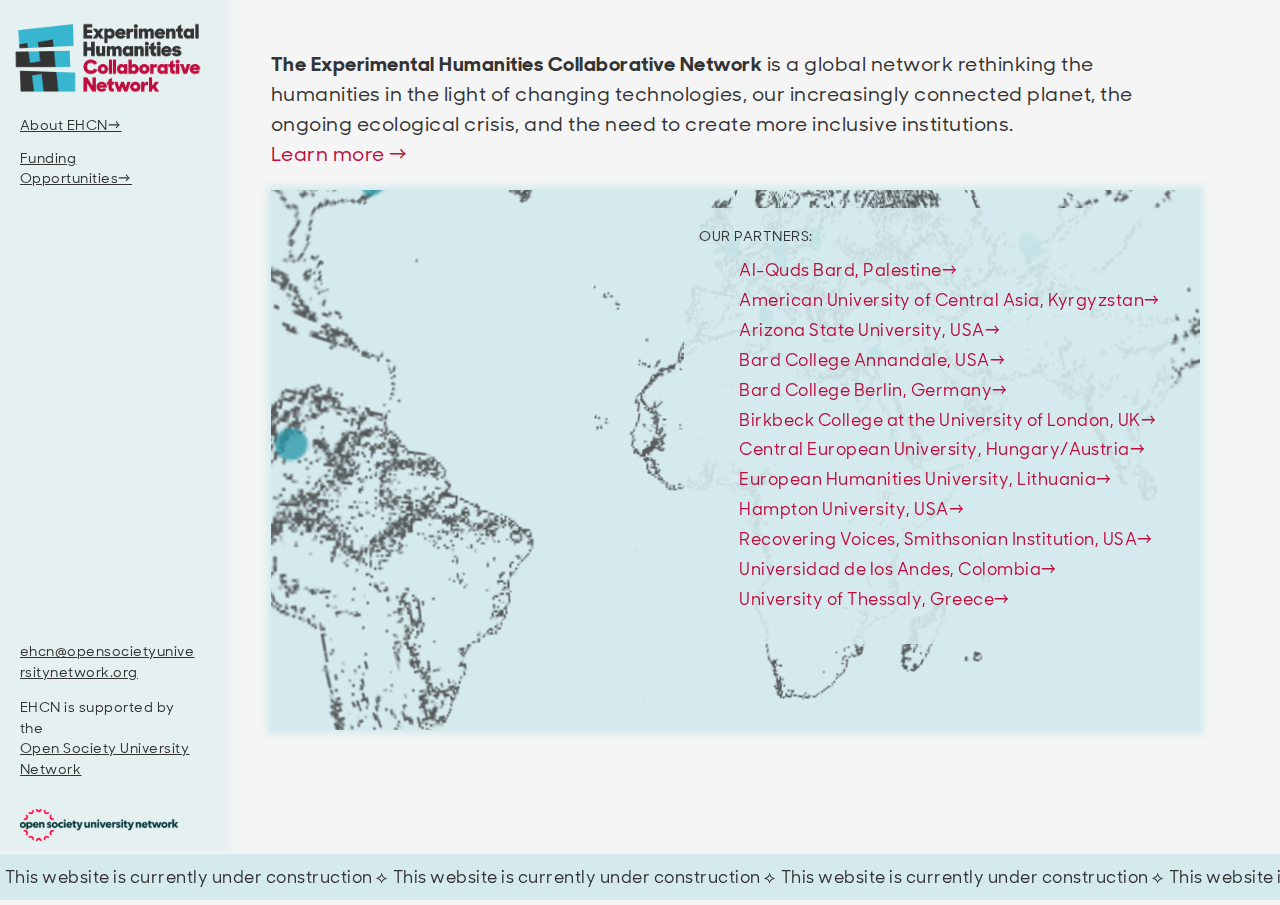
<file: index.html>
<!DOCTYPE html>
<html id="hp" lang="en">
<head>
	<meta charset="UTF-8">
	<meta name="viewport" content="width=device-width, initial-scale=1.0">
	<title>EHCN -- This website is currently under construction</title>
	<link rel="stylesheet" href="style.css">
</head>
<body>
	<a id="skip-link" href="#main">skip navigation and head to main content</a>
	<nav role="navigation" id="mobile-nav">
		<a class="logo-a" href="./"><img alt="EHCN's logo which has an abstracted 'E' in the shape of the E.H. building on Bard campus with a grey H inside of it. Alongside this, is the text Experimental Humanities Collaborative Network." src="assets/logo.png"/></a>
		<button aria-expanded="false" role="button" aria-label="select to open or close global navigation menu" id='mobile-menu-trigger' onclick="showNav(this)"><span></span><span></span><span></span></button>
	</nav>
	<nav role="navigation" id="desktop-nav">
		<a class="logo-a" href="./"><img alt="EHCN's logo which has an abstracted 'E' in the shape of the E.H. building on Bard campus with a grey H inside of it. Alongside this, is the text Experimental Humanities Collaborative Network." src="assets/logo.png"/></a>
		<ul>
			<li><a href="./about.html">About EHCN→</a></li>
			<li><a href="./funding.html">Funding Opportunities→</a></li>
		</ul>
		<ul class="stick-to-bottom">
			<li><a aria-label="email E.H.C.N. at ehcn@opensocietyuniversitynetwork.org" href="mailto:ehcn@opensocietyuniversitynetwork.org">ehcn@opensocietyuniversitynetwork.org</a></li>
			<li><p>EHCN is supported by the <br/><a href="https://opensocietyuniversitynetwork.org/">Open Society University <br/>Network</a></p></li>
			<li><img alt="O.S.U.N. logo reads Open Society University Network in dark green text with a bright red circle around 'open' " src="assets/osun.svg"/></li>
		</ul>

	</nav>
	<main id="main">
		<section class="primary">
		<section class="intro-text">
			<p><strong>The Experimental Humanities Collaborative Network</strong> is a global network rethinking the humanities in the light of changing technologies, our increasingly connected planet, the ongoing ecological crisis, and the need to create more inclusive institutions.<br><a href="./about.html">Learn more →</a></p>			
		</section>
		<section class="interactive-map">
			<div class="text">
				<h2>Our partners:</h2>
				<ul>
					<li><a target="_blank" href="https://bard.alquds.edu/">Al-Quds Bard, Palestine→</a></li>
					<li><a target="_blank" href="https://www.auca.kg/">American University of Central Asia, Kyrgyzstan→</a></li>
					<li><a target="_blank" href="https://www.asu.edu/">Arizona State University, USA→</a></li>
					<li><a target="_blank" href="https://www.bard.edu/">Bard College Annandale, USA→</a></li>
					<li><a target="_blank" href="https://berlin.bard.edu/">Bard College Berlin, Germany→</a></li>
					<li><a target="_blank" href="https://www.bbk.ac.uk/">Birkbeck College at the University of London, UK→</a></li>
					<li><a target="_blank" href="https://www.ceu.edu/">Central European University, Hungary/Austria→</a></li>
					<li><a target="_blank" href="https://en.ehu.lt/">European Humanities University, Lithuania→</a></li>
					<li><a target="_blank" href="https://www.hamptonu.edu/">Hampton University, USA→</a></li>
					<li><a target="_blank" href="https://naturalhistory.si.edu/research/anthropology/programs/recovering-voices">Recovering Voices, Smithsonian Institution, USA→</a></li>
					<li><a target="_blank" href="https://uniandes.edu.co/">Universidad de los Andes, Colombia→</a></li>
					<li><a target="_blank" href="http://old.uth.gr/">University of Thessaly, Greece→</a></li>
				</ul>
    		</div>
			<div aria-label="an interactive map shows a spinning distorted/inverted 3D globe with blue markers showing the location of each partner" id="interactive-map"></div>
		</section>
		</section>
		<script type="text/javascript" src="assets/p5.js"></script>
		<script type="text/javascript" src="main.js"></script>
		<script type="text/javascript" src="map.js"></script>
	</main>
	<div aria-hidden="true" class="marquee__content">
      <ul class="list-inline">
        <li>This website is currently under construction ⟡ </li>
        <li>This website is currently under construction ⟡ </li>
        <li>This website is currently under construction ⟡ </li>
        <li>This website is currently under construction ⟡ </li>
        <li>This website is currently under construction ⟡ </li>
      </ul>
      <ul class="list-inline">
        <li>This website is currently under construction ⟡ </li>
        <li>This website is currently under construction ⟡ </li>
        <li>This website is currently under construction ⟡ </li>
        <li>This website is currently under construction ⟡ </li>
        <li>This website is currently under construction ⟡ </li>
      </ul>
      <ul class="list-inline">
        <li>This website is currently under construction ⟡ </li>
        <li>This website is currently under construction ⟡ </li>
        <li>This website is currently under construction ⟡ </li>
        <li>This website is currently under construction ⟡ </li>
        <li>This website is currently under construction ⟡ </li>
      </ul>
    </div>
  </div>
</body>
</html>
</file>
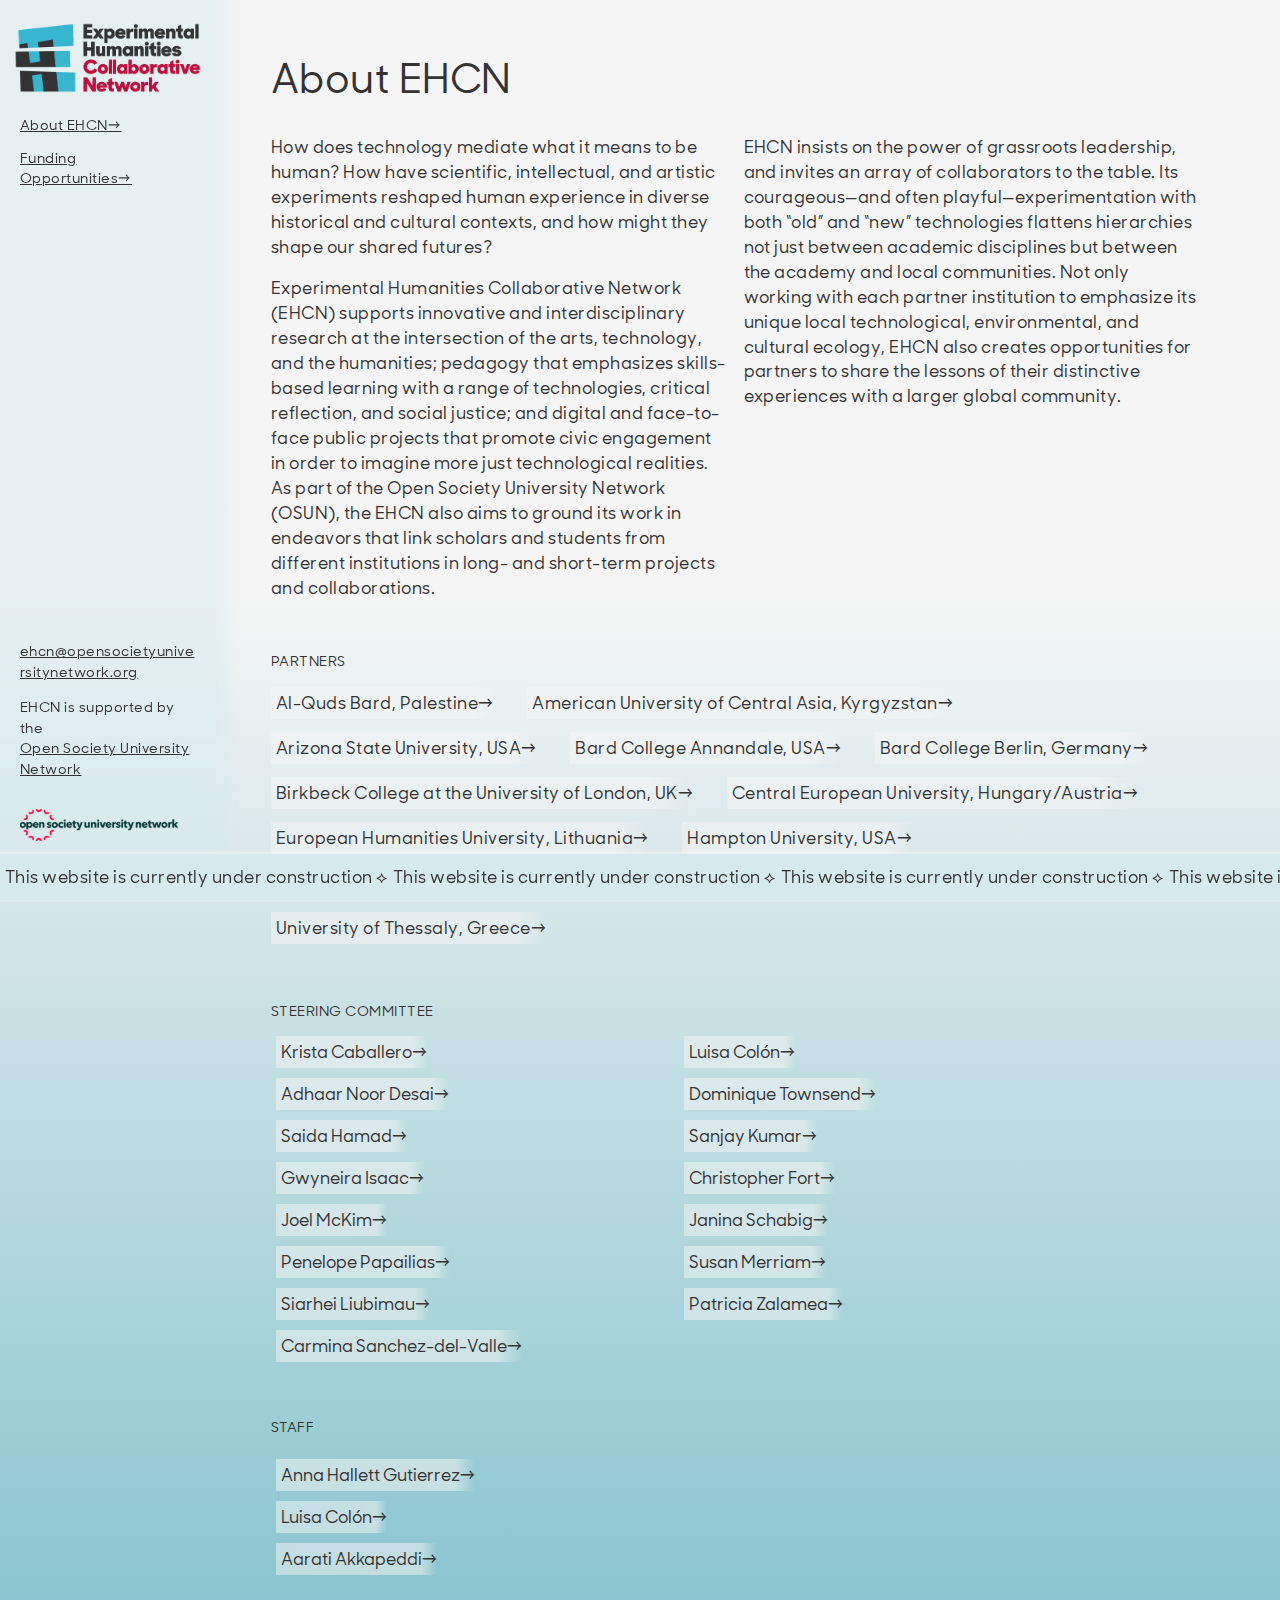
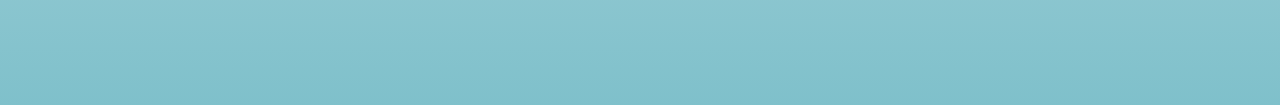
<file: about.html>
<!DOCTYPE html>
<html lang="en">
<head>
	<meta charset="UTF-8">
	<meta name="viewport" content="width=device-width, initial-scale=1.0">
	<title>EHCN -- Site under construction</title>
	<link rel="stylesheet" href="style.css">
</head>
<body>
	<a id="skip-link" href="#main">skip navigation and head to main content</a>
	<nav role="navigation" id="mobile-nav">
		<a class="logo-a" href="./"><img alt="EHCN's logo which has an abstracted 'E' in the shape of the E.H. building on Bard campus with a grey H inside of it. Alongside this, is the text Experimental Humanities Collaborative Network." src="assets/logo.png"/></a>
		<button aria-expanded="false" role="button" aria-label="select to open or close global navigation menu" id='mobile-menu-trigger' onclick="showNav(this)"><span></span><span></span><span></span></button>
	</nav>
	<nav role="navigation" id="desktop-nav">
		<a class="logo-a" href="./"><img alt="EHCN's logo which has an abstracted 'E' in the shape of the E.H. building on Bard campus with a grey H inside of it. Alongside this, is the text Experimental Humanities Collaborative Network." src="assets/logo.png"/></a>
		<ul>
			<li><a href="./about.html">About EHCN→</a></li>
			<li><a href="./funding.html">Funding Opportunities→</a></li>
		</ul>
		<ul class="stick-to-bottom">
			<li><a aria-label="email E.H.C.N. at ehcn@opensocietyuniversitynetwork.org" href="mailto:ehcn@opensocietyuniversitynetwork.org">ehcn@opensocietyuniversitynetwork.org</a></li>
			<li><p>EHCN is supported by the <br/><a href="https://opensocietyuniversitynetwork.org/">Open Society University <br/>Network</a></p></li>
			<li><img alt="O.S.U.N. logo reads Open Society University Network in dark green text with a bright red circle around 'open' " src="assets/osun.svg"/></li>
		</ul>

	</nav>
	<main id="main">
		<section class="primary">
		<h1>About EHCN</h1>
		<div class="two-column">
			<p>How does technology mediate what it means to be human? How have scientific, intellectual, and artistic experiments reshaped human experience in diverse historical and cultural contexts, and how might they shape our shared futures?</p>

			<p>Experimental Humanities Collaborative Network (EHCN) supports innovative and interdisciplinary research at the intersection of the arts, technology, and the humanities; pedagogy that emphasizes skills-based learning with a range of technologies, critical reflection, and social justice; and digital and face-to-face public projects that promote civic engagement in order to imagine more just technological realities. As part of the Open Society University Network (OSUN), the EHCN also aims to ground its work in endeavors that link scholars and students from different institutions in long- and short-term projects and collaborations.</p>

			<p>EHCN insists on the power of grassroots leadership, and invites an array of collaborators to the table. Its courageous—and often playful—experimentation with both “old” and “new” technologies flattens hierarchies not just between academic disciplines but between the academy and local communities. Not only working with each partner institution to emphasize its unique local technological, environmental, and cultural ecology, EHCN also creates opportunities for partners to share the lessons of their distinctive experiences with a larger global community.</p>
		</div>
		<div class="partners">
			<h2>Partners</h2>
			<ul>
				<li><a target="_blank" href="https://bard.alquds.edu/">Al-Quds Bard, Palestine→</a></li>
				<li><a target="_blank" href="https://www.auca.kg/">American University of Central Asia, Kyrgyzstan→</a></li>
				<li><a target="_blank" href="https://www.asu.edu/">Arizona State University, USA→</a></li>
				<li><a target="_blank" href="https://www.bard.edu/">Bard College Annandale, USA→</a></li>
				<li><a target="_blank" href="https://berlin.bard.edu/">Bard College Berlin, Germany→</a></li>
				<li><a target="_blank" href="https://www.bbk.ac.uk/">Birkbeck College at the University of London, UK→</a></li>
				<li><a target="_blank" href="https://www.ceu.edu/">Central European University, Hungary/Austria→</a></li>
				<li><a target="_blank" href="https://en.ehu.lt/">European Humanities University, Lithuania→</a></li>
				<li><a target="_blank" href="https://www.hamptonu.edu/">Hampton University, USA→</a></li>
				<li><a target="_blank" href="https://naturalhistory.si.edu/research/anthropology/programs/recovering-voices">Recovering Voices, Smithsonian Institution, USA→</a></li>
				<li><a target="_blank" href="https://uniandes.edu.co/">Universidad de los Andes, Colombia→</a></li>
				<li><a target="_blank" href="http://old.uth.gr/">University of Thessaly, Greece→</a></li>
			</ul>
		</div>
		<div class="steering-committee">
			<h2>STEERING COMMITTEE</h2>
			<ul>
				<li><button role="button" onclick="showModal('Krista Caballero', this)">Krista Caballero→</button></li>
				<li><button role="button" onclick="showModal('Adhaar Noor Desai', this)">Adhaar Noor Desai→</button></li>
				<li><button role="button" onclick="showModal('Saida Hamad', this)">Saida Hamad→</button></li>
				<li><button role="button" onclick="showModal('Gwyneira Isaac', this)">Gwyneira Isaac→</button></li>
				<li><button role="button" onclick="showModal('Joel McKim', this)">Joel McKim→</button></li>
				<li><button role="button" onclick="showModal('Penelope Papailias', this)">Penelope Papailias→</button></li>
				<li><button role="button" onclick="showModal('Siarhei Liubimau', this)">Siarhei Liubimau→</button></li>
				<li><button role="button" onclick="showModal('Carmina Sanchez-del-Valle', this)">Carmina Sanchez-del-Valle→</button></li>
				<li><button role="button" onclick="showModal('Luisa Colón', this)">Luisa Colón→</button></li>
				<li><button role="button" onclick="showModal('Dominique Townsend', this)">Dominique Townsend→</button></li>
				<li><button role="button" onclick="showModal('Sanjay Kumar', this)">Sanjay Kumar→</button></li>
				<li><button role="button" onclick="showModal('Christopher Fort', this)">Christopher Fort→</button></li>
				<li><button role="button" onclick="showModal('Janina Schabig', this)">Janina Schabig→</button></li>
				<li><button role="button" onclick="showModal('Susan Merriam', this)">Susan Merriam→</button></li>
				<li><button role="button" onclick="showModal('Patricia Zalamea', this)">Patricia Zalamea→</button></li>
			</ul>
		</div>

		<div class="staff">
			<h2>STAFF</h2>
			<ul>
				<li><button role="button" onclick="showModal('Anna Hallett Gutierrez', this)">Anna Hallett Gutierrez→</button></li>
				<li><button role="button" onclick="showModal('Luisa Colón', this)">Luisa Colón→</button></li>
				<li><button role="button" onclick="showModal('Aarati Akkapeddi', this)">Aarati Akkapeddi→</button></li>
		
			</ul>
		</div>
		</section>
	</main>
	<div aria-hidden="true" class="marquee__content">
      <ul class="list-inline">
        <li>This website is currently under construction ⟡ </li>
        <li>This website is currently under construction ⟡ </li>
        <li>This website is currently under construction ⟡ </li>
        <li>This website is currently under construction ⟡ </li>
        <li>This website is currently under construction ⟡ </li>
      </ul>
      <ul class="list-inline">
        <li>This website is currently under construction ⟡ </li>
        <li>This website is currently under construction ⟡ </li>
        <li>This website is currently under construction ⟡ </li>
        <li>This website is currently under construction ⟡ </li>
        <li>This website is currently under construction ⟡ </li>
      </ul>
      <ul class="list-inline">
        <li>This website is currently under construction ⟡ </li>
        <li>This website is currently under construction ⟡ </li>
        <li>This website is currently under construction ⟡ </li>
        <li>This website is currently under construction ⟡ </li>
        <li>This website is currently under construction ⟡ </li>
      </ul>
    </div>
  </div>
  <div aria-hidden="true" id="modal">
  	<div class="inner">
  		<button role="button" aria-label="click to close modal" class="close" onclick="closeModal()">
			<svg width="30" height="30" viewBox="0 0 54 56" fill="none" xmlns="http://www.w3.org/2000/svg">
				<rect width="73.4602" height="3.45354" rx="1.72677" transform="matrix(0.698084 0.716016 -0.698084 0.716016 2.61719 0)" fill="#333333"/>
				<rect width="73.4602" height="3.45354" rx="1.72677" transform="matrix(0.698084 0.716016 -0.698084 0.716016 2.61719 0)" stroke="#333333"/>
				<rect width="73.4602" height="3.52472" rx="1.76236" transform="matrix(0.698084 -0.716016 0.698084 0.716016 0 52.9102)" fill="#333333"/>
				<rect width="73.4602" height="3.52472" rx="1.76236" transform="matrix(0.698084 -0.716016 0.698084 0.716016 0 52.9102)" stroke="#333333"/>
			</svg>
		</button>
  		<h2></h2>
  		<section class="body"></section>
  	</div>
  </div>
    <script type="text/javascript" src="main.js"></script>
    <script type="text/javascript">
    	let bios = {
    		"Krista Caballero": "Bard College Annandale<br><a target='_blank' href='https://www.kristacaballero.com'>www.kristacaballero.com</a><p>Krista Caballero is an interdisciplinary artist exploring issues of agency, survival, and environmental change in a more-than-human world. Moving freely between traditional and emerging media, her work explores the messy and often surprising encounters between human, ecological, and technological landscapes. In 2010 she created <a target='_blank' href='http://www.mappingmeaning.org/'>Mapping Meaning</a>, an ongoing project that brings together artists, scientists, and scholars through experimental workshops, exhibitions, and transdisciplinary research.</p><p>Caballero was selected as a 2017 Smithsonian Artist Research Fellow and is now a Smithsonian Research Associate working with the National Museum of Natural History researching the cultural implications of bird species decline. She has also been awarded residencies from organizations such as the Skowhegan School of Painting and Sculpture, ME; Pyramid Atlantic Art Center, MD; and Caldera Arts, OR. Her artwork has been presented nationally and internationally in exhibitions and festivals such as the International Symposium on Electronic Art (ISEA); the North American Ornithological Conference; “Paradoxes in Video” at Mohsen Gallery in Tehran; EXTREME. ENVIRONMENTS / RAY2018 Photo Triennale in Germany; Balance-Unbalance International Festival in Queensland, Australia; “A New We” at Kunsthall Trondheim in Norway; Foggy Bottom Outdoor Sculpture Biennial, Washington D.C.; and the Association for Computers and the Humanities. Caballero received her MFA from the School of the Museum of Fine Arts/Tufts University and is currently the Co-Director of the Center for Experimental Humanities (EH) and Artist in Residence at Bard College.</p>",
    		"Adhaar Noor Desai": 'Bard College Annandale<br><p>Adhaar Noor Desai is an Assistant Professor in the Literature Program at Bard College, Annandale, where he teaches courses on Shakespeare, Poetics, Jokes, Literary Characters, and Cultural Studies. He is also one of the co-founders, along with Maria Cecire and Krista Caballero, of the OSUN-funded Experimental Humanities Collaborative Network. His scholarship, which studies theories and practices of writing pedagogy, literature’s relationship to the history of science and technology, and literature\'s role in the advancement of social justice, has appeared or is forthcoming in journals and collected volumes like English Literary Renaissance, Philological Quarterly, Configurations, and Teaching Social Justice through Shakespeare. He has nearly completed his first monograph, tentatively titled "Discomposing Shakespeare: Studying Early Modern Literature at the Scene of Writing," which argues that studying the writing habits of Renaissance poets can help address the contradictions inherent to writing instruction in the modern literature classroom. </p>',
    		"Saida Hamad": "Al-Quds Bard<br><p>Saida is a Lecturer and Head of the Media Studies at Al-Quds Bard (AQB). She majored in English Literature at Arizona State University for her BA and later obtained a Master's Degree in International Studies at BirZeit University. She has nearly thirty years of experience as a distinguished journalist and Media and Communication Specialist in some of the most leading organizations, including the World Bank, AL Hayat Newspaper (London-based), TF1 (French TV), ABC News, and ITN. Throughout her years of experience, Saida has accumulated a wide range of knowledge in the world of media and a diverse set of communication and analytical skills, of which she passionately transferred to her students at AQB. Saida’s teaching experience at Palestinian universities, including AL Quds Open University and BirZeit University (BZU) enhanced her commitment to further pursue and build her career in the academic field, promote knowledge and critical thinking skills, challenge the traditional media teaching methods in Palestine, and create new programs that enable students to creatively express themselves as journalists and reach a wider audience.</p><p>Joining AQB as a lecturer and head of the Media Studies program in the Humanities Practicing Arts Division in 2019, Saida attracted 40 students to the Introduction of Media Studies course. Given her experience and expertise in journalism, Saida revised the entire Media Studies program to further enhance the AQB’s innovative liberal arts education approach. This included adding new interdisciplinary courses, restructuring the academic plan, and diversifying topics across the department to meet the new challenges of the world of Media. She invited high-level guest speakers to AQB, thereby connecting the college more directly to the Palestinian media community in general. As head of the media program, Saida has incorporated excellent visiting faculty to strengthen the program and has an active role in several pedagogy and organizational College Committees. With the collaboration from her colleagues, Saida is now leading the creation of the Online Bilingual Art & Culture multimedia Journal Hannoon. The journal aims to critically engages Palestinian artistic and cultural life across its many forms and fora. Before joining AQB, Saida lectured at Birzeit University (BZU) where she focused on integrating Information Technology, namely Web, Data, and Mobile journalism, with classic journalism. Specifically, Saida developed new interactive teaching methods in which students simulate a daily “editorial meeting” where they collectively overview and discuss local and international news, and work on writing their own news pieces. Moreover, she introduced the concept of multimedia production of news in the Journalism Lab, where students had to produce both infographic and video-graphic materials to reach a wider range of audience in the world of new media. During her time at BZU, Saida worked with her students to create, write, design, and publish two magazines per semester. These courses provided the students with realistic, interactive, practical, and fundamental tools to utilize in their future careers.Prior to teaching at BZU, she worked as a Chief Editor and Programs Director and Presenter at Wattan Palestinian TV station. Saida also worked as a Results Reporting and Communications Specialist for the USAID Palestinian Health Sector Reform and Development Project (2009- 2011). In 2009, she also worked as a Project Director with the USAID/NETHAM where she worked on Palestinian media in law and court reporting. Before then, Saida was the External Affairs and Communications Officer for the World Bank in Jerusalem.</p><p>Saida was the Bureau Chief for Alhayat-LBC for nine years in which she covered the Israeli-Palestinian conflict including reporting live coverage of daily events and special exclusive interviews, Investigative reporting, analytical features in addition to managing field reporters in Gaza and Haifa. Moreover, Saida conducted exclusive interviews with prominent political, social and economic figures under highly dangerous and critical situations including late President Arafat (when he was besieged and before and after) and president Mahmoud Abbas. She has also covered Abbas' famous visit to the White House after he was appointed as aPrime minister. Furthermore, she covered The Hague Court rolling on the Israeli Wall being built on the West Bank Land. This included live coverage plus in-depth reportage.Saida also worked as a Producer for the T.F.1 in Jerusalem for 12 years and contributed to other news-outlets such as ABC News, Monte Carlo Radio Station, Al-Quds Press International, Palestine Press Service, and Al-Fajr English Newspaper.</p>",
    		"Gwyneira Isaac": "National Museum of Natural History<br><p>Gwyneira Isaac is a cultural anthropologist and Curator of North American Ethnology at the National Museum of Natural History (NMNH) at the Smithsonian Institution. Her research investigates the dynamics of and intersections between culturally different knowledge systems. Central to this study is her ethnography of a tribal museum in the Pueblo of Zuni, New Mexico, Mediating Knowledges: Origins of a Museum for the Zuni People (2007), in which she examines the challenges faced by Zunis operating between Zuni and Anglo-American approaches to knowledge. Her explorations into these knowledge intersections (either culturally or disciplinarily distinct), include how technology and media are used within the discipline of anthropology. She looks at the different values attributed to the reproduction of knowledge as explored through museum replicas in ‘Whose Ideas Was This?’ Replicas, Museums and the Reproduction of Knowledge’ (2012), as well as “Perclusive Alliances: Digital 3-D, Museums and the Reconciling of Culturally Diverse Knowledges” (2015). Currently, she is researching the history of face casting in the 19th and 20th century and the intersectional histories these now engage, where descendant communities, physical anthropologists and museums grapple with the legacies of these duplicated bodies. As part of the Recovering Voices program she helps to lead at the NMNH, she is working on exploring the use of collections by Native American communities within their cultural revitalization efforts. As part of this effort, in 2012, she formed the Health and Culture Research Group (HCRG) to bridge Anglo-American and Indigenous approaches to Native American health issues.</p><p>The project she brings to the EHCN OSUN group, To Be—Named, looks at the cultural politics of naming, especially via the intersections between different disciplinary naming practices, colonizing and decolonizing naming practices, as well as issues around naming and race. The aim of the project is to build bridges between the academy and diverse and Indigenous communities, as well as to find multi-modal methods, media and technologies that will help creatively and ethically assemble, exchange and build understanding around responsibilities towards knowledge diversity.</p><br><a target='_blank' href='https://naturalhistory.si.edu/staff/gwyneira-isaac'>https://naturalhistory.si.edu/staff/gwyneira-isaac</a>",
    		"Joel McKim": "Birkbeck, University of London<br><p>Dr. Joel McKim is Senior Lecturer in Digital Media and Culture and the Director of the Vasari Research Centre for Art and Technology. He is also the director of Birkbeck’s MA Digital Media programmes. His work focuses on the study of digital images and the impact of digital technologies on architecture, art and design. He was recently a Visiting Research Fellow at the V&A Research Institute working on a project entitled \"A Prehistory of Machine Vision: Exploring the V&A Computer Art Collection.\" He’s the author of Architecture, Media and Memory: Confronting Complexity in Post-9/11 New York and is currently working on his second book entitled Rendered: Digital Animation in Art, Architecture and Design.<br><a target='_blank' href='http://www.bbk.ac.uk/vasari/'>http://www.bbk.ac.uk/vasari/</a><br><a target='_blank' href='https://www.bbk.ac.uk/our-staff/profile/8005964/joel-mckim'>https://www.bbk.ac.uk/our-staff/profile/8005964/joel-mckim</a></p>",
    		"Penelope Papailias": "University of Thessaly<br><p>Penelope Papailias is Associate Professor of Social Anthropology at the Department of History, Archaeology and Social Anthropology at the University of Thessaly, where she directs the Laboratory of Social Anthropology.</p><p>If the keywords forming the basis for her first monograph Genres of Recollection: Archival Poetics and Modern Greece (Palgrave Macmillan, 2005) were social memory, historical culture and (paper, analog) archives, as time has passed, those fundamental categories have evolved into the core concepts - death, mourning, network culture and the (digital) database - that drive her current research on how the contemporary public sphere is constituted through forensic claims to truth treating the materiality of the dead body as evidence and the spectral presence of the dead that exposes the corpse’s mediality. Threads weaving their way throughout her thinking and research include: the co-constitution of the technological and the political, mediation as a cultural process, the ethics and responsibilities of witnessing and the structures of power that produce alterity. In addition to a Greek-language volume, entitled Digital Ethnography (2015), Penelope has written numerous articles on affective publics and social grief, visuality and violence, public death and mourning of the precarious Other and necropolitics in the context of critical media events, network culture and database aesthetics.</p><p>Penelope is particularly interested in exploring the possibilities of digital technologies in pedagogy, research, dissemination, and co-production of scholarship, the transformation of narrative in the age of database, and expanding the agenda of experimental humanities. These impulses for collaboration, conviviality and public-facing academic engagement have found expression, elaboration and inspiration in the <a target='_blank'  href='https://www.pelionsummerlab.net/'>Pelion Summer Lab for Cultural Theory and Exoerimental Humanities Lab</a> and the “confestival” <a target='_blank' href='https://datastoriesconfestival.weebly.com/'>Data-Stories</a>. Most recently she is co-founder of the initiative <a target='_blank' href='https://decolonizehellas.org/en/'>decolonize hellas</a> which aims to re-view the place of Greece in geographies and genealogies of European colonialism.</p>",
    		"Siarhei Liubimau": "European Humanities University, Vilnius<br><p>Siarhei Liubimau is a co-founder and lead of the Laboratory of Critical Urbanism (2007) and Associate Professor at the Department of Social Sciences at the European Humanities University in Vilnius (2014). For his doctoral research, he worked with the issue of trans-border urbanism and studied changes of EU internal and external border regimes as urban scale specific processes. Empirically, he worked on towns on the German-Polish and Polish-Belarusian borders (Institute of Philosophy and Sociology, Polish Academy of Science, 2005-2010), as well as with the borders of Luxembourg (Bauhaus-Dessau Kolleg 'EU Urbanism', 2006-2007). Starting from 2015, he has been engaged in the Laboratory of Critical Urbanism in various research, educational and soft planning projects in the former 'nuclear' town of Visaginas in Eastern Lithuania (satellite of the decommissioned Ignalina Nuclear Power Plant). Together with Benjamin Cope, he has edited a book 'Re-Tooling Knowledge Infrastructures in a Nuclear Town' (2021), documenting LCU work in Visaginas in 2016-2020. From 2018 he is part of CityIndustries research network. He has been a fellow at the Central European University (Budapest), the Institute for Human Sciences (Vienna) and the Helsinki Collegium for Advanced Studies.</p><a target='_blank' href='https://en.ehu.lt/staff/siarhei-liubimau/'>https://en.ehu.lt/staff/siarhei-liubimau/</a>",
    		"Carmina Sanchez-del-Valle": "Hampton University<br><p>Carmina Sánchez-del-Valle is Professor of the Department of Architecture at Hampton University in Virginia. She received a Bachelor in Environmental Design and a Master of Architecture professional degree from the University of Puerto Rico, and a doctoral degree in Architecture from the University of Michigan. She is a licensed architect registered in Puerto Rico. Sanchez-del-Valle has taught at the University of Kansas and the Florida Agricultural & Mechanical University. She is a recipient of the Hampton University Edward L. Hamm, Jr. Teaching Excellence Award, and is an ACSA Distinguished Professor. She has been a Fulbright-Hays Senior Scholar in Egypt collaborating with Dr. Amr Abdel-Kawi, an ASEE Fellow in NASA LaRC, and a FRN-NYU Summer Scholar-in-Residence. She is a member of the collaborative Mapping Meaning founded by Krista Caballero and Sylvia Torti. </p><p>Her research has focused on the integration of computer-based tools into architectural education and practice for design thinking, and the management of design information. She has developed models for mapping historical districts as graphic relational databases. She has investigated the use of adaptive kinetic systems as analogical vehicles to teach about digital modeling, complex systems, and sustainability. She has written about graphic novels as thick descriptions of the city. Currently, she teaches the design research studio and advanced topics in building technology and community design. This last  is connected to the micro seminar “Living by Water” she co-teaches with Dr. Amee Carmines from English Literature.</p><a target='_blank' href='http://directory.hamptonu.edu/index.cfm?bio=carmina.sanchez'>http://directory.hamptonu.edu/index.cfm?bio=carmina.sanchez</a>",
    		"Luisa Colón": "Bard College Annandale<br><p>Luisa Colón is the Program Manager for the OSI-funded Experimental Humanities Collaborative Network (EHCN). In this role, she helps facilitate network operations and maintain meaningful collaborations among all EHCN partner institutions.</p><p>Prior to joining the Bard community, Luisa worked for various private and nonprofit organizations in the fields of international education and community development. She managed programming in Latin America for Amigos de las Américas and The New School and taught English as a Second Language in Thailand and New York. Her interests lie in the intersections of community-based development, international relations and international education. She appreciates the opportunities to learn and do more about meeting local and global challenges and to engage with diverse groups of people.</p><p>Luisa earned a BS in Business Administration with concentrations in International Management and Marketing from Boston University.</p>",
    		"Dominique Townsend": "Bard College, Annandale<br><p>Dominique Townsend is Assistant Professor of Buddhist Studies at Bard College in Annandale on Hudson, NY. Her primary research interests include Tibetan Buddhist history, aesthetics, cultural production, poetics, and translation theory. Columbia University Press will release her first scholarly monograph, A Buddhist Sensibility: Aesthetic Education at Tibet's Mindröling Monastery, in March 2021. She is also a poet and published a book of poems called The Weather & Our Tempers with Brooklyn Arts Press in 2013. She has an MTS from Harvard Divinity School and a PhD from Columbia University.</p>",
    		"Sanjay Kumar": "Central European University<br><p>Sanjay Kumar is a Lecturer in Central European University (CEU), Vienna. He has more than two decades of experience in Higher Education in Asia and Europe. Since 2010, he is affiliated to the CEU Center for Academic Writing and Department of History. Sanjay is trained in English Literature and did his PhD analyzing the relation between Indian Contemporary theatre and the urban experience. At CEU, Sanjay teaches courses in academic and policy writing in the departments of public Policy, Gender Studies, Nationalism Studies, and Postcolonialism and Nationalism in South Asia, Narratives, Artistic Theory and Practice for Undergraduate, Graduate and PhD students. He is associated with the Open Learning Initiative -Olive- Refugee Education Program since 2016 and designed and piloted a storytelling and theatre workshop with a Hungarian theatre director in 2016 in Budapest, Hungary. Sanjay has also worked with L1 Dance Fest Budapest in 2017 and 2018 as one of the conceptual organizers of the academic symposiums on Performativity, Responsibility and Collectivity. He has been the Director of the OSF, NY Pre-Academic Summer School for South East Asia from 2014-2017 for recipients of the Civil Society Leadership Awards (CSLA).</p><p>Sanjay is currently engaged in a pilot research on ‘Global History of Socialisms’ looking at the intellectual history of socialist movements in India. He is also an active member of International Federation of Theatre Research Working Groups and currently is engaged in developing new collaborative research and teaching projects linking storytelling, performance and travel among disadvantaged sections of society. Sanjay was also a freelance feature writer in some leading Indian newspapers like The Hindu, Deccan Herald in Delhi, India. He is also a podcast host on ‘New Books in South Asian Studies’ channel of the New Books Network (NBN). He likes to work with students and learners from all over the world across different communication media- words, images and narratives.</p><a target='_blank'  href='https://people.ceu.edu/sanjay_kumar'>https://people.ceu.edu/sanjay_kumar</a>",
    		"Christopher Fort": "American University of Central Asia<br><p>Christopher Fort is Assistant Professor in the Department of General Education at American University of Central Asia (AUCA). He joined the department in 2020. In 2019 at University of Michigan, he defended his dissertation, entitled Inhabiting Socialist Realism: Soviet Literature from the Edge of Empire (1914-1992), in which he explores the relationship between Russian and Uzbek literature in the 20th century. He argues that 20th-century Uzbek literature is demonstrative of how non-Russian litterateurs of the Soviet empire inhabited, a la Bourdieu, Socialist Realism, a hegemonic set of Russian literary conventions and tropes, by adapting it, in various ways over the Soviet century, to local literary traditions and demands. He is currently working on expanding that dissertation into a book.</p><p>He is the author of articles on Tolstoy and Pelevin, and the translator of two Uzbek novels: Abdulhamid Sulaymon o’g’li Cho’lpon’s 1934 novel Night and Day and Isajon Sulton’s 2010 novel The Eternal Wanderer.</p><p>His current interests and projects include literary translation, postcolonialism, postsocialism, and onomastics. With grants received from the Open Society Network’s Experimental Humanities Collaborative Network (EHCN), he has developed and directed AUCA’s contribution to the EHCN’s To Be Named project. AUCA’s contribution, tentatively titled “My Name, My Story,” includes oral history interviews with students and community members about their names, the history behind them, and how they see their names as contributing (or not contributing) to their sense of self. These interviews will be collated and curated in a digital exhibition to be shared with other EHCN universities and with the Smithsonian in order to engage visitors with questions of postcolonialism and identity through the ordinary practice of naming.</p>",
    		"Janina Schabig": "Bard College Berlin<br><p>Janina Schabig is a Lecturer and the Technical Manager for Audiovisual Media at Bard College Berlin. She facilitates student productions and leads workshops in photo, video and sound design and teaches an Introduction to Filmmaking class at the college.</p>",
    		"Susan Merriam": "Bard College Annandale<br><p>Associate Professor of Art History. B.F.A., School of the Museum of Fine Arts and Tufts University; M.A., Tufts University; Ph.D., Harvard University. Awards and fellowships include Mellon Foundation Fellowship (1996); Belgian American Educational Foundation Fellowship (1997); Center for Advanced Studies in the Visual Arts, National Gallery, Washington, Robert H. and Clarice Smith Fellow (1999); Derek Bok Center, Harvard University, Distinction in Teaching Awards (1999–2002). Visiting instructor, Massachusetts College of Art (2001), Rhode Island School of Design (2001–02), University of Massachusetts (2002), Harvard University (2003). Faculty, Language and Thinking Program at Bard College. At Bard since 2003.</p>",
    		"Patricia Zalamea": "Universidad de los Andes, Colombia<br><a target='_blank' href='https://facart.es/patricia-zalamea'>https://facart.es/patricia-zalamea</a><p>Patricia Zalamea has a BA in art history (1997) from John Cabot University in Italy and a PhD in art history from Rutgers University (2007). She is Associate Professor of Art History at the Universidad de los Andes in Bogotá, Colombia, where she was the Dean of the School of Arts and Humanities between 2015 and 2021. In addition to developing the first art history undergraduate program in Colombia (2010), she is one of the founders and board members of the Colombian Chapter (<a target='_blank' href='https://www.ccha.co/'>CCHA</a>) of the Comité International d’Histoire de l’Art (CIHA), as well as an advocate for public policies on cultural heritage, digital humanities and the place of liberal arts in Latin American higher education. Participation in the Getty program <a target='_blank' href='https://siteartgetty.wixsite.com/unfoldingarthistory'>Unfolding Art History in Latin America</a> (2012-2014) and in projects such as <a target='_blank' href='https://historiadelarte.uniandes.edu.co/proyectos/congreso-reliquias-arte/'>Spolia Sancta</a> (2019-2021) allowed her to foster regional and international connections. An active member of diverse academic networks and editorial boards, she continues to advance the development of the field of art history in Latin America as part of the steering committee of the <a target='_blank' href='https://dfk-paris.org/en/page/transregional-academy-latin-american-art-iii-%E2%80%93-spaces-art-concepts-and-impacts-and-outside'>Transregional Academy on Latin American Art</a> of the Deutsches Forum für Kunstgeschichte (2019-2022). Her fields of study include Colonial Latin American art, Global Renaissance art, the reception of Classics in a Colonial context, history of the print, and portraiture. She is currently coordinating a new minor in <a target='_blank' href='https://ciencias.uniandes.edu.co/es/opciones-cientificas#gsc.tab=0'>Narrative Science</a> together with colleagues from the School of Science.</p>",
    		"Anna Hallett Gutierrez": "coming soon",
    		"Aarati Akkapeddi": "<a target='_blank' href='https://aarati.me'>aarati.me</a><p>Aarati Akkapeddi is a coder, interdisciplinary artist and educator based in Lenapehoking (Brooklyn, NY). They work for The Experimental Humanities Collaborative Network, where they create digital spaces and tools. In their creative practice, they combine archival material, code, machine learning and analog techniques (photography & printmaking) to create artwork about intergenerational/collective memory. Their creative work has been supported by institutions such as Ada X, The Interactive Telecommunications program at NYU, ETOPIA Center for Art & Technology, and LES Printshop. They currently teach creative coding in the Design & Technology department at Parsons.</p>"
    	}
		let current;
    	function showModal(name, prevfocus){
			current = prevfocus
    		document.querySelector("#modal").classList.add("show")
			document.querySelector("#modal").ariaHidden = "false"
    		let elem = document.querySelector("#modal h2");
    		let elem2 = document.querySelector("#modal .inner > .body");
    		elem.innerHTML = name
    		elem2.innerHTML = bios[name]
			document.querySelector("#modal").tabIndex = "0"
			document.querySelector("#modal").focus()
    	}

    	function closeModal(){
    		document.querySelector("#modal").classList.remove("show")
			document.querySelector("#modal").ariaHidden = "true"
			document.querySelector("#modal").tabIndex = "-1"
			current.focus()
    	}
    </script>
</body>
</html>
</file>
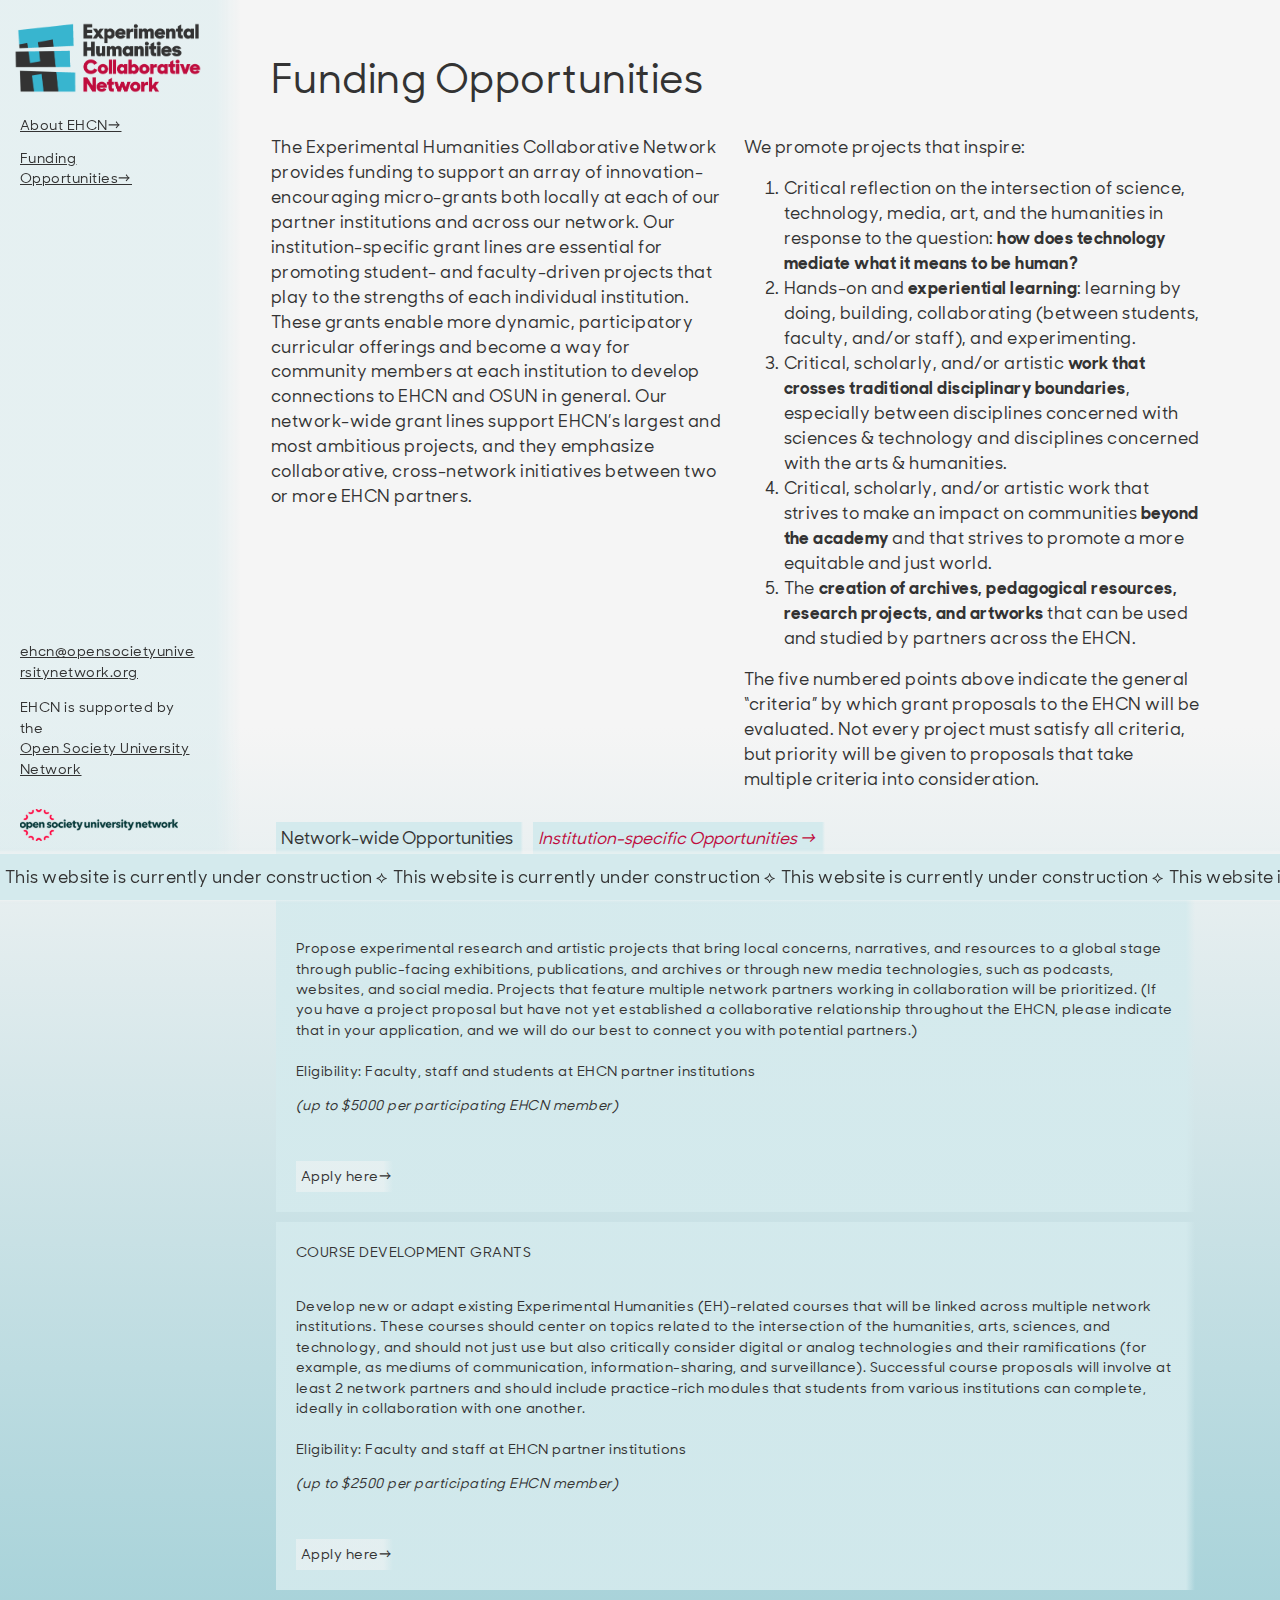
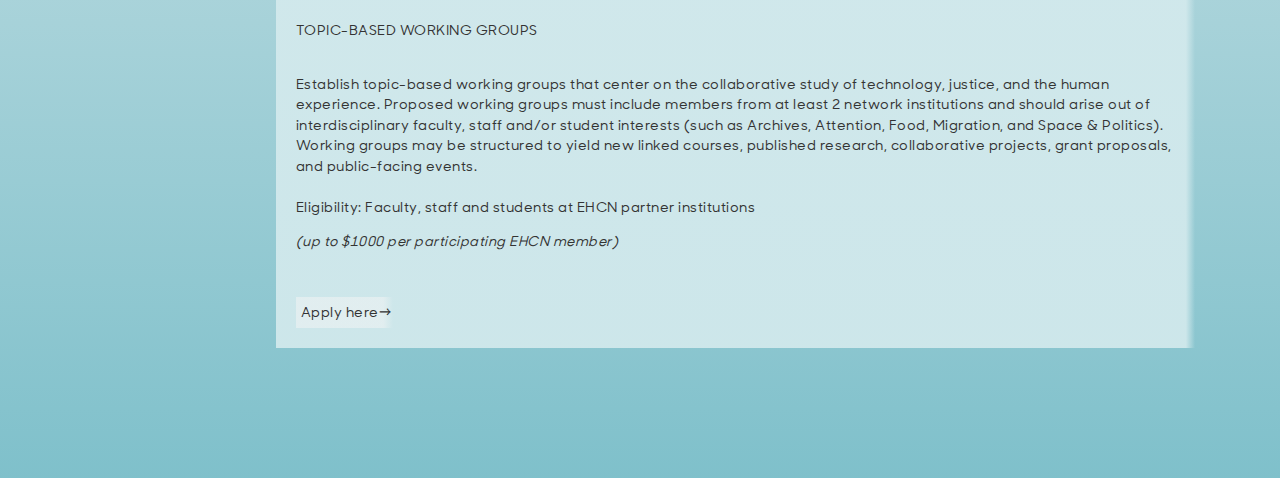
<file: funding.html>
<!DOCTYPE html>
<html lang="en">
<head>
	<meta charset="UTF-8">
	<meta name="viewport" content="width=device-width, initial-scale=1.0">
	<title>EHCN -- Site under construction</title>
	<link rel="stylesheet" href="style.css">
</head>
<body>
	<a id="skip-link" href="#main">skip navigation and head to main content</a>
	<nav role="navigation" id="mobile-nav">
		<a class="logo-a" href="./"><img alt="EHCN's logo which has an abstracted 'E' in the shape of the E.H. building on Bard campus with a grey H inside of it. Alongside this, is the text Experimental Humanities Collaborative Network." src="assets/logo.png"/></a>
		<button aria-expanded="false" role="button" aria-label="select to open or close global navigation menu" id='mobile-menu-trigger' onclick="showNav(this)"><span></span><span></span><span></span></button>
	</nav>
	<nav role="navigation" id="desktop-nav">
		<a class="logo-a" href="./"><img alt="EHCN's logo which has an abstracted 'E' in the shape of the E.H. building on Bard campus with a grey H inside of it. Alongside this, is the text Experimental Humanities Collaborative Network." src="assets/logo.png"/></a>
		<ul>
			<li><a href="./about.html">About EHCN→</a></li>
			<li><a href="./funding.html">Funding Opportunities→</a></li>
		</ul>
		<ul class="stick-to-bottom">
			<li><a aria-label="email E.H.C.N. at ehcn@opensocietyuniversitynetwork.org" href="mailto:ehcn@opensocietyuniversitynetwork.org">ehcn@opensocietyuniversitynetwork.org</a></li>
			<li><p>EHCN is supported by the <br/><a href="https://opensocietyuniversitynetwork.org/">Open Society University <br/>Network</a></p></li>
			<li><img alt="O.S.U.N. logo reads Open Society University Network in dark green text with a bright red circle around 'open' " src="assets/osun.svg"/></li>
		</ul>

	</nav>
	<main>
		<section class="primary">
			<h1>Funding Opportunities</h1>
			<section class="two-column">
			The Experimental Humanities Collaborative Network provides funding to support an array of innovation-encouraging micro-grants both locally at each of our partner institutions and across our network. Our institution-specific grant lines are essential for promoting student- and faculty-driven projects that play to the strengths of each individual institution. These grants enable more dynamic, participatory curricular offerings and become a way for community members at each institution to develop connections to EHCN and OSUN in general. Our network-wide grant lines support EHCN’s largest and most ambitious projects, and they emphasize collaborative, cross-network initiatives between two or more EHCN partners.<br><br>
				<section>
				We promote projects that inspire:<br>	
					<ol>
						<li>Critical reflection on the intersection of science, technology, media, art, and the humanities in response to the question: <strong>how does technology mediate what it means to be human?</strong></li>
						<li> Hands-on and <strong>experiential learning</strong>: learning by doing, building, collaborating (between students, faculty, and/or staff), and experimenting.</li>
						<li> Critical, scholarly, and/or artistic <strong>work that crosses traditional disciplinary boundaries</strong>, especially between disciplines concerned with sciences & technology and disciplines concerned with the arts & humanities.
						</li>
						<li> Critical, scholarly, and/or artistic work that strives to make an impact on communities <strong>beyond the academy</strong> and that strives to promote a more equitable and just world.
						</li>
						<li> The <strong>creation of archives, pedagogical resources, research projects, and artworks</strong> that can be used and studied by partners across the EHCN.
						</li>
					</ol>
					<p>The five numbered points above indicate the general “criteria” by which grant proposals to the EHCN will be evaluated. Not every project must satisfy all criteria, but priority will be given to proposals that take multiple criteria into consideration.</p>
					
				</section>
			</section>
			<div class="tab-wrapper">
				<button role="button" id="network-wide-button" onClick="showNetwork()"><span>Network-wide Opportunities</span></button>
				<button role="button" id="institution-specific-button" class="disabled" onClick="showInstitution()"><span>Institution-specific Opportunities</span></button>
			</div>
			<div class="funding-opportunities-wrapper">

				<section aria-hidden="false"  class="funding network">
			
					<div class="funding-wrapper network-wide-wrapper">
						<h1 class="visually-hidden">The Following are Network-wide Opportunities</h1>
					<!-- NETWORK WIDE -->
						<section class="opp Network-wide">
							<h2>PROJECT DEVELOPMENT & MATERIALS GRANTS </h2>
							<div class="inner">	 
								<p>Propose experimental research and artistic projects that bring local concerns, narratives, and resources to a global stage through public-facing exhibitions, publications, and archives or through new media technologies, such as podcasts, websites, and social media. Projects that feature multiple network partners working in collaboration will be prioritized. (If you have a project proposal but have not yet established a collaborative relationship throughout the EHCN, please indicate that in your application, and we will do our best to connect you with potential partners.)<br><br>
								Eligibility: Faculty, staff and students at EHCN partner institutions
								</p>
								<em>(up to $5000 per participating EHCN member)</em>
							</div> 
							<br><br>
							<a target="_blank" href="https://docs.google.com/forms/d/e/1FAIpQLSfv6Y5NzN1j4Frd8FisWZnrSZNbQL6Rn7mUmNH3sh0Fwp8TLQ/viewform">Apply here→ </a>
						</section>
						<section class="opp Network-wide">
							<h2>COURSE DEVELOPMENT GRANTS </h2>
							<div class="inner">	 
								<p>Develop new or adapt existing Experimental Humanities (EH)-related courses that will be linked across multiple network institutions. These courses should center on topics related to the intersection of the humanities, arts, sciences, and technology, and should not just use but also critically consider digital or analog technologies and their ramifications (for example, as mediums of communication, information-sharing, and surveillance). Successful course proposals will involve at least 2 network partners and should include practice-rich modules that students from various institutions can complete, ideally in collaboration with one another.<br><br>
								Eligibility: Faculty and staff at EHCN partner institutions
								</p>
								<em>(up to $2500 per participating EHCN member)</em>
							</div> 
							<br><br>
							<a target="_blank" href="https://docs.google.com/forms/d/e/1FAIpQLSfv6Y5NzN1j4Frd8FisWZnrSZNbQL6Rn7mUmNH3sh0Fwp8TLQ/viewform">Apply here→ </a>
						</section>
						<section class="opp Network-wide">
							<h2>TOPIC-BASED WORKING GROUPS </h2>
							<div class="inner">	 
								<p>Establish topic-based working groups that center on the collaborative study of technology, justice, and the human experience. Proposed working groups must include members from at least 2 network institutions and should arise out of interdisciplinary faculty, staff and/or student interests (such as Archives, Attention, Food, Migration, and Space & Politics). Working groups may be structured to yield new linked courses, published research, collaborative projects, grant proposals, and public-facing events.<br><br>
								Eligibility: Faculty, staff and students at EHCN partner institutions
								</p>
								<em>(up to $1000 per participating EHCN member)</em>
							</div> 
							<br><br>
							<a target="_blank" href="https://docs.google.com/forms/d/e/1FAIpQLSfv6Y5NzN1j4Frd8FisWZnrSZNbQL6Rn7mUmNH3sh0Fwp8TLQ/viewform">Apply here→ </a>
						</section>
					</div>
				</section>
				<section class="funding institution">	
					<div aria-hidden="true" tabindex="-1"  class="funding-wrapper institution-specific">
						<h1 class="visually-hidden">The Following are Institution-specific Opportunities</h1>
						<form class="funding-form">
							*Select your institution to show the appropriate application links:
							<select tabindex="-1" aria-label="select your institution to show the appropriate application links" onchange="show(this.value)">
								<option>American University of Central Asia</option>
								<option>Arizona State University</option>
								<option>Bard College Annandale</option>
								<option>Bard College Berlin</option>
								<option>Birkbeck College at the University of London</option>
								<option>Central European University</option>
								<option>European Humanities University</option>
								
							</select>
							<div id="arrow"></div>
						</form>
					<!-- INSTITUTION SPECIFIC -->
						<section class="opp institution-specific hide">
							<h2><sup>* Institution-specific *</sup>Student-led Initiatives</h2>
							<div class="inner">
								<p>These funds will support undergraduate and graduate-student led projects and initiatives focused on the intersection of the arts, sciences, and humanities. Projects might strive to bring local concerns, narratives, and resources to a global stage through new media technologies including podcasts, websites, social media, and so forth during the 2021-22 and 2022-23 academic years. An example of a previously successful student-led initiative can be found <a href='https://docs.google.com/document/d/1bcerYE7d1gMIA1Weh3nfTuohxBDdGQXwdPUklgD18U4/edit?usp=sharing'>here</a>.</p>
								<p>
								Funds may be used for activities like starting student-groups interested in media or technology, interdisciplinary art projects, reading groups, or digital student publications/content creation. Students applying for this grant must identify a faculty member at Bard who can help them develop the project and mentor them throughout its execution.</p>
								<p>
								Eligibility: Students</p>
								<em>Applicants may request up to $500 for their initiative.</em>

							</div> <br><br>
							
								<a target="_blank" class="apply-link American-University-of-Central-Asia" href="https://docs.google.com/forms/d/e/1FAIpQLSclOT6Xnxu2YGOdI5zZz6H9ylICVNldxJgkZWfh3K0NbTmrcQ/viewform?usp=sf_link">Application for American University of Central Asia→ </a>
								<a target="_blank" class="apply-link hide Arizona-State-University " href="https://docs.google.com/forms/d/e/1FAIpQLSeFL6-RiINUAl4QHfh7UwccjJarU94L6lAMG5ZE9h6N_csjug/viewform?usp=sf_link">Application for Arizona State University→ </a>
								<a target="_blank" class="apply-link hide Bard-College-Annandale " href="https://centerforexperimentalhumanities.submittable.com/submit/210989/experimental-humanities-collaborative-network-call-for-local-proposals-2021-23">Application for Bard College Annandale→ </a>
								<a target="_blank" class="apply-link hide Bard-College-Berlin " href="https://docs.google.com/forms/d/e/1FAIpQLScAw1elkV5Y3h6DDKqoAhR4OVzg2YUMEk-ZHfp00aMRanoUIQ/viewform">Application for Bard College Berlin→ </a>
								<a target="_blank" class="apply-link hide Birkbeck-College-at-the-University-of-London " href="https://forms.gle/5UBTmBsMnjQMGzdx8">Application for Birkbeck College at the University of London→ </a>
								<a target="_blank" class="apply-link hide Central-European-University " href="https://forms.office.com/pages/responsepage.aspx?id=E1nE2VN24kuSC72wOGOBhESswcQI-N5OilUsRlJ5sVRUM0pHUldLN0kxQVBYUVhJWk9JR0pJV0I4MC4u">Application for Central European University→ </a>
								<a target="_blank" class="apply-link hide European-Humanities-University " href="https://docs.google.com/forms/d/e/1FAIpQLScNNY281U63dSxxmdvccWfyHOyNAhp1RuLcAvyaCCg7zzkivw/viewform">Application for European Humanities University→ </a>
						</section>
	
						<section class="opp Institution-specific hide">
							<h2><sup>* Institution-specific *</sup>Community-facing Events</h2>
							<div class="inner"> 
								<p>Community-facing events are defined as events at each site centered on media, technology, and the humanities, tailored to the opportunities and circumstances at that locale and meaningfully involving students. These may include presentations by EH-related clusters, courses, and projects underway; film screenings, art exhibitions, and technical demonstrations; relevant speakers, exhibitions, or performances open to the public; and more. An example of a previously successful community-facing event can be found <a href="https://docs.google.com/document/d/1awJlXvju7iezFavtHJYkuYo-mV21K4J57PmG7rn3vFg/edit?usp=sharing" target="_blank">here</a>.</p><p>
								Funds may be used for honorarium / stipend, material costs, student labor costs, food, rental space, publicity, special hardware and software needs, licensing or other streaming costs. No funds may be used for alcohol. Faculty, staff, and students are eligible to submit funding proposals for consideration on a rolling basis; you need not be EH-affiliated to apply. Applicants may apply alone or in collaboration with one another. All events must enrich the Experimental Humanities concentration for students and/or faculty at Bard’s Annandale campus and be open to the public.</p>
								<p>Eligibility: Students, faculty, staff</p>
								<em>Applicants may request up to $2000 per proposal.</em><p>Proposals can be submitted directly or developed in consultation with the EH Steering Committee.</p>
							</div><br><br>
					
							<a target="_blank" class="apply-link American-University-of-Central-Asia " href="https://docs.google.com/forms/d/e/1FAIpQLSclOT6Xnxu2YGOdI5zZz6H9ylICVNldxJgkZWfh3K0NbTmrcQ/viewform?usp=sf_link">Application for American University of Central Asia→ </a>
							<a target="_blank" class="apply-link hide Arizona-State-University " href="https://docs.google.com/forms/d/e/1FAIpQLSeFL6-RiINUAl4QHfh7UwccjJarU94L6lAMG5ZE9h6N_csjug/viewform?usp=sf_link">Application for Arizona State University→ </a>
							<a target="_blank" class="apply-link hide Bard-College-Annandale " href="https://centerforexperimentalhumanities.submittable.com/submit/210989/experimental-humanities-collaborative-network-call-for-local-proposals-2021-23">Application for Bard College Annandale→ </a>
							<a target="_blank" class="apply-link hide Bard-College-Berlin " href="https://docs.google.com/forms/d/e/1FAIpQLScAw1elkV5Y3h6DDKqoAhR4OVzg2YUMEk-ZHfp00aMRanoUIQ/viewform">Application for Bard College Berlin→ </a>
							<a target="_blank" class="apply-link hide Birkbeck-College-at-the-University-of-London " href="https://forms.gle/5UBTmBsMnjQMGzdx8">Application for Birkbeck College at the University of London→ </a>
							<a target="_blank" class="apply-link hide Central-European-University " href="https://forms.office.com/pages/responsepage.aspx?id=E1nE2VN24kuSC72wOGOBhESswcQI-N5OilUsRlJ5sVRUM0pHUldLN0kxQVBYUVhJWk9JR0pJV0I4MC4u">Application for Central European University→ </a>
							<a target="_blank" class="apply-link hide European-Humanities-University " href="https://docs.google.com/forms/d/e/1FAIpQLScNNY281U63dSxxmdvccWfyHOyNAhp1RuLcAvyaCCg7zzkivw/viewform">Application for European Humanities University→ </a>
						</section>

						<section class="opp institution-specific hide">
							<h2><sup>* Institution-specific *</sup>Skills-based Workshops</h2>
							<div class="inner"> 
								<p>Skills-based workshops are defined as practice-rich modules paired with curriculum development, collaborative research, and/or community-engaged projects. These might include workshops like DIY smartphone screen repair, Wikipedia editing in English or other languages, building websites, podcasting and sound editing, developing inclusive or interdisciplinary syllabi, creating digital and analog maps, writing interactive narratives, building virtual and augmented reality experiences, taking oral histories, and more. Workshops may be online or engaged in-person. Examples of previously successful skills-based workshops can be found <a href="https://docs.google.com/document/d/1qD08yblQbWM0FbzNoSL_Dv8xRpmrafRFSYOIM6TPYYw/edit?usp=sharing" target="_blank">here</a>.</p>
								<p>
								Funds may be used for workshop leader stipends, material costs, student labor costs, publicity, licensing or other streaming costs, special hardware and software needs. Faculty, staff, and students are eligible to submit applications on a rolling basis. You need not be EH-affiliated to apply; however, the funding must go toward the promotion and discussion of the EH model, experiences, and discoveries.
								</p><p>Eligibility: Students, faculty, staff
								</p><em>Applicants may request up to $1500 per proposal.</em><p> Proposals can be submitted directly or developed in consultation with the EH Steering committee.</p>
							</div> <br><br>
				
							<a target="_blank" class="apply-link American-University-of-Central-Asia " href="https://docs.google.com/forms/d/e/1FAIpQLSclOT6Xnxu2YGOdI5zZz6H9ylICVNldxJgkZWfh3K0NbTmrcQ/viewform?usp=sf_link">Application for American University of Central Asia→ </a>
							<a target="_blank" class="apply-link hide Arizona-State-University " href="https://docs.google.com/forms/d/e/1FAIpQLSeFL6-RiINUAl4QHfh7UwccjJarU94L6lAMG5ZE9h6N_csjug/viewform?usp=sf_link">Application for Arizona State University→ </a>
							<a target="_blank" class="apply-link hide Bard-College-Annandale " href="https://centerforexperimentalhumanities.submittable.com/submit/210989/experimental-humanities-collaborative-network-call-for-local-proposals-2021-23">Application for Bard College Annandale→ </a>
							<a target="_blank" class="apply-link hide Bard-College-Berlin " href="https://docs.google.com/forms/d/e/1FAIpQLScAw1elkV5Y3h6DDKqoAhR4OVzg2YUMEk-ZHfp00aMRanoUIQ/viewform">Application for Bard College Berlin→ </a>
							<a target="_blank" class="apply-link hide Birkbeck-College-at-the-University-of-London " href="https://forms.gle/5UBTmBsMnjQMGzdx8">Application for Birkbeck College at the University of London→ </a>
							<a target="_blank" class="apply-link hide Central-European-University " href="https://forms.office.com/pages/responsepage.aspx?id=E1nE2VN24kuSC72wOGOBhESswcQI-N5OilUsRlJ5sVRUM0pHUldLN0kxQVBYUVhJWk9JR0pJV0I4MC4u">Application for Central European University→ </a>
							<a target="_blank" class="apply-link hide European-Humanities-University " href="https://docs.google.com/forms/d/e/1FAIpQLScNNY281U63dSxxmdvccWfyHOyNAhp1RuLcAvyaCCg7zzkivw/viewform">Application for European Humanities University→ </a>
						</section>

						<section class="opp institution-specific hide">
							<h2><sup>* Institution-specific *</sup>Student Research and Professional Opportunities</h2>
							<div class="inner">
								<p>These grants can be used to support opportunities that connect undergraduate and graduate students interested in the Experimental Humanities from one EHCN institution to partner institutions on the network. These may be working/reading groups consisting of students from different EHCN institutions, or research programs or creative projects that see direct collaborations between members of different EHCN institutions. </p>
								<p>
								For example, funds may be used to help fund materials for a reading group, a topic-based club (video games, podcasting, surveillance), or a collaborative research project. They may also be used to help support a student who wishes to travel from one EHCN institution to a partner institution under the mentorship of a faculty member/adviser in order to complete research related to the Experimental Humanities.  
								</p><p>Funds may also be used to pay fees and travel costs associated with participating in Experimental Humanities-related programs/events at partner institutions (such as the <a href="https://www.pelionsummerlab.net/" target="_blank">Pelion Summer Lab in Thessaly, Greece</a>, the <a href="https://www.bbk.ac.uk/annual-events/london-critical-theory-summer-school" target="_blank">London Critical Theory Summer School at Birkbeck</a>, the <a href="https://en.ehu.lt/academics/daad-go-east-summer-school/" target="_blank">EHU DAAD Summer School</a>, and the <a href="http://criticalurbanism.org/call-spatialities-of-digital-twinning/">Critical Urbanism Summer Workshop: SPATIALITIES OF DIGITAL TWINNING</a>), or to facilitate collaborations among undergraduate students and/or graduate students at partner institutions in the form of student-run conferences, symposia, podcasts, social media projects, publications, art exhibitions, etc.   
								</p><p>Eligibility: Students</p><em>Applicants may request up to $3000 per proposal.</em>
							</div> <br><br>
						
							<a target="_blank" class="apply-link American-University-of-Central-Asia " href="https://docs.google.com/forms/d/e/1FAIpQLSclOT6Xnxu2YGOdI5zZz6H9ylICVNldxJgkZWfh3K0NbTmrcQ/viewform?usp=sf_link">Application for American University of Central Asia→ </a>
							<a target="_blank" class="apply-link hide Arizona-State-University " href="https://docs.google.com/forms/d/e/1FAIpQLSeFL6-RiINUAl4QHfh7UwccjJarU94L6lAMG5ZE9h6N_csjug/viewform?usp=sf_link">Application for Arizona State University→ </a>
							<a target="_blank" class="apply-link hide Bard-College-Annandale " href="https://centerforexperimentalhumanities.submittable.com/submit/210989/experimental-humanities-collaborative-network-call-for-local-proposals-2021-23">Application for Bard College Annandale→ </a>							
							<a target="_blank" class="apply-link hide Bard-College-Berlin " href="https://docs.google.com/forms/d/e/1FAIpQLScAw1elkV5Y3h6DDKqoAhR4OVzg2YUMEk-ZHfp00aMRanoUIQ/viewform">Application for Bard College Berlin→ </a>
							<a target="_blank" class="apply-link hide Birkbeck-College-at-the-University-of-London " href="https://forms.gle/5UBTmBsMnjQMGzdx8">Application for Birkbeck College at the University of London→ </a>
							<a target="_blank" class="apply-link hide Central-European-University " href="https://forms.office.com/pages/responsepage.aspx?id=E1nE2VN24kuSC72wOGOBhESswcQI-N5OilUsRlJ5sVRUM0pHUldLN0kxQVBYUVhJWk9JR0pJV0I4MC4u">Application for Central European University→ </a>
							<a target="_blank" class="apply-link hide European-Humanities-University " href="https://docs.google.com/forms/d/e/1FAIpQLScNNY281U63dSxxmdvccWfyHOyNAhp1RuLcAvyaCCg7zzkivw/viewform">Application for European Humanities University→ </a>
						</section>

					</div>
				</section>
			</div>
		</section>
	</main>

	<div aria-hidden="true" class="marquee__content">
      <ul class="list-inline">
        <li>This website is currently under construction ⟡ </li>
        <li>This website is currently under construction ⟡ </li>
        <li>This website is currently under construction ⟡ </li>
        <li>This website is currently under construction ⟡ </li>
        <li>This website is currently under construction ⟡ </li>
      </ul>
      <ul class="list-inline">
        <li>This website is currently under construction ⟡ </li>
        <li>This website is currently under construction ⟡ </li>
        <li>This website is currently under construction ⟡ </li>
        <li>This website is currently under construction ⟡ </li>
        <li>This website is currently under construction ⟡ </li>
      </ul>
      <ul class="list-inline">
        <li>This website is currently under construction ⟡ </li>
        <li>This website is currently under construction ⟡ </li>
        <li>This website is currently under construction ⟡ </li>
        <li>This website is currently under construction ⟡ </li>
        <li>This website is currently under construction ⟡ </li>
      </ul>
    </div>
  </div>
  <script type="text/javascript" src="main.js"></script>
  <script type="text/javascript">
  	function showNetwork(){
  		document.getElementById("institution-specific-button").classList.add("disabled")
  		document.getElementById("network-wide-button").classList.remove("disabled")
  		let networks = document.querySelectorAll(".network .opp");
  		let institutions = document.querySelectorAll(".institution .opp");
  		for (var i = networks.length - 1; i >= 0; i--) {
  			networks[i].classList.remove("hide")
  		}
  		for (var i = institutions.length - 1; i >= 0; i--) {
  			institutions[i].classList.add("hide")
  		}
		document.querySelector(".funding.network").ariaHidden = "false"
		document.querySelector(".funding.institution").ariaHidden = "true"
		document.querySelector(".funding.institution").classList.remove("show-form");
		document.querySelector(".funding.network .funding-wrapper").tabIndex = "0"
		document.querySelector(".funding.institution .funding-wrapper").tabIndex = "-1"
		let forms = document.querySelectorAll(".funding-form select");
		forms.forEach(element => {
			element.tabIndex = "-1"
		});
		// document.querySelector(".funding.network .funding-wrapper").focus()
  	}
  	function showInstitution(){
  		document.getElementById("institution-specific-button").classList.remove("disabled")
  		document.getElementById("network-wide-button").classList.add("disabled")
  		let networks = document.querySelectorAll(".network .opp");
  		let institutions = document.querySelectorAll(".institution .opp");
  		for (var i = networks.length - 1; i >= 0; i--) {
  			networks[i].classList.add("hide")
  		}
  		for (var i = institutions.length - 1; i >= 0; i--) {
  			institutions[i].classList.remove("hide")
  		}
		document.querySelector(".funding.network").ariaHidden = "true"
		document.querySelector(".funding.institution").ariaHidden = "false"
		document.querySelector(".funding.institution").classList.add("show-form");
		document.querySelector(".funding.network .funding-wrapper").tabIndex = "-1"
		let forms = document.querySelectorAll(".funding-form select");
		forms.forEach(element => {
			element.tabIndex = "0"
		});
		document.querySelector(".funding.institution .funding-wrapper").tabIndex = "0"
		// document.querySelector(".funding.institution .funding-wrapper").focus()
  	}
function show(x){

  let els = document.querySelectorAll(".funding-wrapper.institution-specific .apply-link");
  x = x.split(" ").join("-")
  console.log(x)


    
    for (var i = els.length - 1; i >= 0; i--) {
      if(els[i].classList.contains(x)){
        els[i].classList.remove("hide")
		els[i].tabIndex = "0"


      }else{
        els[i].classList.add("hide")
		els[i].tabIndex = "-1"
      }
    }



  
}
  </script>
</body>
</html>
</file>
<file: style.css>
/****************/
/* Font import */
/****************/
@font-face {
	font-family: "Sharp Sans";
	src: url("fonts/WOFF/SharpSansDispNo1-Medium.woff") format("woff"),url("fonts/EOT/SharpSansDispNo1-Medium.eot") format("eot");
}
@font-face {
	font-family: "Sharp Sans Bold";
	src: url("fonts/WOFF/SharpSansDispNo1-Bold.woff") format("woff"),url("fonts/EOT/SharpSansDispNo1-Bold.eot") format("eot");
}
@font-face {
	font-family: "Sharp Sans Semibold";
	src: url("fonts/WOFF/SharpSansDispNo1-Semibold.woff") format("woff"),url("fonts/EOT/SharpSansDispNo1-Semibold.eot") format("eot");
}
/******************/
/* General Styles */
/******************/
html{
	background: linear-gradient(-180deg, rgba(245,245,245,1) 0%, rgba(245,245,245,1) 35%, rgba(0,130,151,0.5) 100%);
	background: -ms-linear-gradient(-180deg, rgba(245,245,245,1) 0%, rgba(245,245,245,1) 35%, rgba(0,130,151,0.5) 100%);
	background: -moz-linear-gradient(-90deg, rgba(245,245,245,1) 0%, rgba(245,245,245,1) 35%, rgba(0,130,151,0.5) 100%);
}
html#hp{
	background:rgba(245,245,245,1);
}
hr{
	background: #D4EAED;
	filter: blur(2px);
	width: 100%;
	border: none;
	height: 5px;
	margin-top: 40px;
}
body{
	margin: 0;
	min-height: 95vh;
	color: #333;
	padding: 25px;
	letter-spacing: 0.03em;
	line-height: 1.5;
	font-size: 1.2vw;
	background: rgb(245,245,245,0);
	font-family: "Sharp Sans", sans-serif;
}
h1, h2, h3, h4, h5, h6{
	font-weight: normal;
}
h1{
	margin: 25px 0;
	font-size: 2.4em;
}
h2{
	font-size: 0.82em;
	margin: 0;
	text-transform: uppercase;
}
sup{
	font-size: 0.82em;
	padding-left: 10px;
}
sup em{
	color: #333;
	text-decoration: none;
}
sup a{
	text-decoration: none;
}
a{
	color: #BF0D3E;
	position: relative;
	text-decoration: none;
}
button.disabled{
	opacity:1;
	color:#BF0D3E;
        
}
button.disabled:hover{
    text-decoration:underline;
}
button:hover{
	opacity: 1;
}
button{
	cursor: pointer;
	color: #333;
	background: #D4EAED;
	position: relative;
	padding: 5px 12px;
	margin: 5px;
	padding-right: 10px;
	padding-left: 5px;
	font-size: 1em;
	font-family: inherit;
	margin-top: 5px;
	background: rgb(0,130,151,0.1);
	background: linear-gradient(90deg, #D4EAED 0%, #D4EAED 50%, #D4EAED 99%, rgba(245,245,245, 0) 100%);
	background: -moz-linear-gradient(0deg, #D4EAED 0%, #D4EAED 50%, #D4EAED 99%, rgba(245,245,245, 0) 100%);
	background: -ms-linear-gradient(90deg, #D4EAED 0%, #D4EAED 50%, #D4EAED 99%, rgba(245,245,245, 0) 100%);
	border-radius: 0px;
	text-decoration: none;
	display: inline-block;
	border: none;
	box-shadow: none;
	outline: none;
	width:  auto;
}
a::after, button::after{
	position: absolute;
	top: 0;
	z-index: -1;
	left: 0;
	width: 80%;
	height: 100%;
	content: " ";
	background: rgb(0,130,151);
	background: linear-gradient(90deg, rgba(0,130,151,0.1) 0%, rgba(0,130,151,0.1) 5%, rgba(0,130,151,0.1) 95%, rgba(245,245,245, 0) 100%);
	background:  -ms-linear-gradient(90deg, rgba(0,130,151,0.1) 0%, rgba(0,130,151,0.1) 5%, rgba(0,130,151,0.1) 95%, rgba(245,245,245, 0) 100%);
	background: -moz-linear-gradient(0deg, rgba(0,130,151,0.1) 0%, rgba(0,130,151,0.1) 5%, rgba(0,130,151,0.1) 95%, rgba(245,245,245, 0) 100%);
	opacity: 0;
	transition: 0.5s;
}
a:hover::after, button.disabled:hover::after{
	opacity: 1;
	width: 100%;
}
strong{
	font-family: 'Sharp Sans Bold';
	color: #333;
}
*::-webkit-scrollbar {
	width: 5px;               /* width of the entire scrollbar */
  }
  
*::-webkit-scrollbar-track {
	background: transparent;        /* color of the tracking area */
}

*::-webkit-scrollbar-thumb {
	background-color: rgb(51, 51, 51,0.7);    /* color of the scroll thumb */
	border-radius: 20px;       /* roundness of the scroll thumb */
	border: 3px solid transparent;  /* creates padding around scroll thumb */
}
*{
	scrollbar-width: thin;          /* "auto" or "thin" */
	scrollbar-color: rgb(51, 51, 51,0.7) transparent;   /* scroll thumb and track */ 
}
/****************/
/* Marquee Code */
/****************/
 .marquee {
  margin: 0 auto;
  width: 600px;
  height: 30px;
  white-space: nowrap;
  overflow: hidden;
  box-sizing: border-box;
  position: relative;
}
.marquee:before,
.marquee:after {
  position: absolute;
  top: 0;
  width: 50px;
  height: 30px;
  content: "";
  z-index: 1;
}
.marquee:before {
  left: 0;
  background: linear-gradient(to right, #ccc 10%, transparent 80%);
  background: -moz-linear-gradient(to right, #ccc 10%, transparent 80%);
  background: -ms-linear-gradient(to right, #ccc 10%, transparent 80%);
}
.marquee:after {
  right: 0;
  background: linear-gradient(to left, #ccc 10%, transparent 80%);
  background: -moz-linear-gradient(to left, #ccc 10%, transparent 80%);
  background: -ms-linear-gradient(to left, #ccc 10%, transparent 80%);
}
.marquee__content {
  width: 300%;
  position: fixed;
  bottom:0;
  left: 0;
  padding: 8px 0;
  z-index: 9;
  display: flex;
  line-height: 30px;
  background: #D4EAED;
  animation: marquee 25s linear infinite forwards;
  box-shadow: 0 -1px 2px 2px rgba(245,245,245,0.5);
}
.marquee__content li{
	white-space: nowrap;
	padding-left: 5px;
}
.marquee__content:hover {
  animation-play-state: paused;
}
.list-inline {
  display: flex;
  justify-content: space-around;
  width: 63.33%;
  /* reset list */
  list-style: none;
  padding: 0;
  margin: 0;
}
@keyframes marquee {
  0% {
    transform: translateX(0);
  }
  100% {
    transform: translateX(-66.6%);
  }
}

/******************/
/* ACCESSIBILITY */
/*****************/
#skip-link, .visually-hidden{
	width:0;
	height:0;
	overflow: hidden;
	opacity: 0;
	display: inherit;
	margin:0;
	padding:0;
}

/************************/
/* INTERACTIVE MAP CODE */
/************************/
canvas{
	opacity: 0.8;
	max-width: 100%;
}
#interactive-map{
  max-height:60vh;
  overflow:hidden;
}
.interactive-map{
	/* min-height: 500px; */
	margin-top: 20px;
	/*overflow: hidden;
	*/
	position: relative;
}
#interactive-map::after{
	background: #D4EAED;
	position: absolute;
	content: " ";
	filter: blur(3px);
	width: calc(100% + 8px);
	height: calc(100% + 8px);
	top: -4px;
	z-index: -1;
	left: -4px;
}

.interactive-map .text{
	background: linear-gradient(90deg, rgba(212,234,237,0.9) 0%, rgba(212,234,237,0.9) 5%, rgba(212,234,237,0.9) 99%, rgba(245,245,245, 0) 100%);
	background: -moz-linear-gradient(0deg, rgba(212,234,237,0.9) 0%, rgba(212,234,237,0.9) 5%, rgba(212,234,237,0.9) 99%, rgba(245,245,245, 0) 100%);
	background: -ms-linear-gradient(90deg, rgba(212,234,237,0.9) 0%, rgba(212,234,237,0.9) 5%, rgba(212,234,237,0.9) 99%, rgba(245,245,245, 0) 100%);
	position: absolute;
	top: 18px;
	margin: 0;
	padding: 15px;
	z-index: 1;
	right: 25px;
	font-size: 1em;
	max-width: 80%;
}
.interactive-map .text a{
	color: #BF0D3E;
	text-decoration: none;
}
.interactive-map .text ul{
	list-style: none;
	margin-top: 10px;
	/* padding-left: 0;
	*/
}
.interactive-map .text h2{
	display: inline-block;
}
.interactive-map .text li{
	margin-bottom: 5px;
}

/**************/
/* Navigation */
/**************/
#mobile-nav{
	display: none;
}
@keyframes blink {
	0% {
		opacity: 1;
	}
	20% {
		opacity: 1;
	}
	30% {
		opacity: 0;
	}
	40% {
		opacity: 1;
	}
	100% {
		opacity: 1;
	}
}
nav#desktop-nav{
	font-size: 0.82em;
	padding: 25px 20px;
	padding-right: 15px;
	width: 16%;
	position: fixed;
	top: 0;
	left: 0;
	height: calc(100vh - 60px);
	word-break: break-all;
	background: rgba(245,245,245,0.5);
	background: linear-gradient(90deg, #d4eaed7a 0%, #d4eaed7a 10%, #d4eaed7a 90%, rgba(245,245,245,0) 100%);
	background: -moz-linear-gradient(0deg, #d4eaed7a 0%, #d4eaed7a 10%, #d4eaed7a 90%, rgba(245,245,245,0) 100%);
	background: -ms-linear-gradient(90deg, #d4eaed7a 0%, #d4eaed7a 10%, #d4eaed7a 90%, rgba(245,245,245,0) 100%);
}
nav#desktop-nav input[type="text"]{
	padding: 2px;
	padding-left: 5px;
	padding-bottom: 0;
	font-family: inherit;
	font-size: inherit;
	border: none;
	border-bottom: 1px solid #333;
	margin-bottom: 2px;
	position: relative;
	max-width: 35%;
	background: transparent;
}
nav#desktop-nav input[type="text"]:focus{
	border: none;
	outline: 0;
	background: transparent;
	border-bottom: 1px solid #333;
}
nav#desktop-nav input[type="text"]:focus + .cursor{
	animation: none;
	opacity: 0;
}
.cursor{
	display: inline-block;
	width: 1px;
	height: 1em;
	background: #333;
	right: 2px;
	position: relative;
	animation: blink 2s infinite;
}
nav#desktop-nav select{
	font-family: inherit;
	font-size: inherit;
	border: 1px solid #333;
	padding: 2px;
	margin-top: 2px;
	width: auto;
	background: transparent;
}

nav#desktop-nav select:focus{
	outline: none;
}
.logo-a img{
	width:  95%;
}
.logo-a, .logo-a:hover{
	background: transparent;
	margin: 0;
	padding: 0;
	display: block;
}
.logo-a{
	left: -10px;
	top: -10px;
	position: relative;
}
.logo-a::after{
	display: none;
}
nav#desktop-nav ul:nth-child(2){
	margin-bottom: 20px;
	margin-top: -5px;
}
nav#desktop-nav ul:nth-child(2) li{
	background: rgba(0, 130,151,0);
	margin: 0;
	margin-bottom: 2px;
	padding: 5px 0;
	word-break: keep-all;
}
nav#desktop-nav ul{
	word-break: keep-all;
}
main .two-column a{
	color: #BF0D3E;
	background: transparent;
	text-decoration: none;
}
nav#desktop-nav select{
	margin-top: 20px;
}

nav#desktop-nav ul li{
	margin: 15px 0;
}
nav#desktop-nav ul li:first-child{
	margin-top: 0;
}
nav#desktop-nav li{
	max-width: 80%;
}
.stick-to-bottom{
	position: absolute;
	bottom: 25px;
}
.stick-to-bottom li:first-child{
	word-break: break-all;
}
nav#desktop-nav ul{
	list-style: none;
	padding-left: 0;
}
nav#desktop-nav *{
	background: transparent;
}
nav#desktop-nav ul li{
	margin-bottom: 5px;
}
nav#desktop-nav a{
	color: inherit;
	display: inline-block;
	text-decoration: underline;
}
.lang-wrapper{
	display: inline-block;
	margin: 0;
	padding: 2px;
	margin-top: 15px;
}
.search-wrapper{
	display: inline-block;
}
.lang-wrapper .globe{
	bottom: 0;
	width: 20px;
	margin-right: 6px;
	vertical-align: middle;
}
select.lang{
	margin: 0;
	border: none;
	position: relative;
	position: relative;
	vertical-align: top;
}
.stick-to-bottom img{
	width: 90%;
	margin-top: 15px;
}
#lightbox{
	display: none;
}
/**********/
/** Main **/
/**********/
main{
	margin: 25px 55px 100px 20%;
}
img.full{
	width: 100%;
	margin: 25px 0;
}
img.magnifying-glass, img.globe{
	position: relative;
	bottom: -5px;
	width: 20px;
}
/****************/
/** One Column **/
/****************/
.one-column{
	max-width: 85%;
}
/****************/
/** Two Column **/
/****************/
.two-column{
	margin-bottom: 25px;
}

.two-column, .secondary{
	column-count: 2;
	column-gap: 1rem;
}
.two-column > *:first-child{
	margin-top: 0;
}
.two-column ul, .two-column ol, .two-column li,  .two-column p, .two-column section{
	page-break-inside: avoid;
	break-inside: avoid-column;
}
/***************/
/** Secondary **/
/***************/
.secondary h2{
	text-transform: uppercase;
	margin-top: 10px;
	margin-bottom: 10px;
	padding: 5px;
	border-radius: 2px;
	background: rgb(245,245,245,0);
}
.secondary a, .partners a,.steering-committee button, .staff button, .opp > a{
	color: #333;
	background: rgb(245,245,245, 0);
	position: relative;
	padding: 5px 10px;
	padding-right: 0;
	padding-left: 5px;
	margin-top: 5px;
	background: rgb(245,245,245,0.5);
	background: linear-gradient(90deg, rgba(245,245,245,0.5) 0%, rgba(245,245,245,0.5) 10%, rgba(245,245,245,0.5088629201680672) 90%, rgba(245,245,245,0) 100%);
	background: -moz-linear-gradient(0deg, rgba(245,245,245,0.5) 0%, rgba(245,245,245,0.5) 10%, rgba(245,245,245,0.5088629201680672) 90%, rgba(245,245,245,0) 100%);
	background: -ms-linear-gradient(90deg, rgba(245,245,245,0.5) 0%, rgba(245,245,245,0.5) 10%, rgba(245,245,245,0.5088629201680672) 90%, rgba(245,245,245,0) 100%);	
	border-radius: 0px;
	text-decoration: none;
}
.secondary a *, .partners a *,.steering-committee a *, .opp > a *{
	text-decoration: none;
}
.secondary a::after,.steering-committee button::after, .partners a::after,.staff button::after, .opp > a::after{
	position: absolute;
	top: 0;
	z-index: -1;
	left: 0;
	width: 80%;
	height: 100%;
	content: " ";
	background: rgb(245,245,245);
	background: linear-gradient(90deg, rgba(245,245,245,0.9) 0%, rgba(245,245,245,0.9) 5%, rgba(245,245,245,0.5088629201680672) 95%, rgba(245,245,245,0) 100%);
	background: -moz-linear-gradient(0deg, rgba(245,245,245,0.9) 0%, rgba(245,245,245,0.9) 5%, rgba(245,245,245,0.5088629201680672) 95%, rgba(245,245,245,0) 100%);
	background: -ms-linear-gradient(90deg, rgba(245,245,245,0.9) 0%, rgba(245,245,245,0.9) 5%, rgba(245,245,245,0.5088629201680672) 95%, rgba(245,245,245,0) 100%);
	opacity: 0;
	transition: 0.5s;
}
.secondary a:hover::after, .staff button:hover::after,.steering-committee button:hover::after, .partners a:hover::after,.opp > a:hover::after{
	opacity: 1;
	width: 100%
}
.secondary section{
	page-break-inside: avoid;
	break-inside: avoid-column;
}
.secondary{
	padding-top: 50px;
	padding-bottom: 50px;
}
.secondary ul{
	list-style: none;
	margin-top: 0;
	margin-bottom: 25px;
}
.secondary li{
	overflow: visible;
	display: block;
	margin: 0;
	font-size: 0;
}
.secondary li a{
	overflow: hidden;
	display: inline-block;
	width: calc(100% - 10px);
	font-size: 1em;
}
.secondary .date{
	text-decoration: none;
	max-width: 75%;
	vertical-align: top;
	display: inline-block;
	margin-left: 5%;
	padding-right: 5px;
	page-break-inside: avoid;
	break-inside: avoid-column;
}
.secondary sup{
	padding: 0;
	vertical-align: middle;
	margin-right: 10px;
	margin-left: 0;
	top: -1px;
	background: rgb(0,130,151,0.1);
	position: relative;
}
/**********/
/** HOME **/
/**********/
.intro-text{
	max-width: 100%;
	font-size: 1.2em;
}
.intro-text p{
	margin-top: 25px;
}
/**********/
/** About **/
/**********/
.steering-committee{
	max-width: 800px;
	margin-top: 50px;
}
.staff{
		margin-top: 50px;
}
.staff button{
	cursor: pointer;
}
.steering-committee button{
	display: inline-block;
	cursor: pointer;
}
.steering-committee ul{
	list-style: none;
	margin-top: 10px;
	padding-left: 0;
	column-count: 2;
	column-gap: 1rem;
}
.partners{
	margin-top: 50px;
}

.partners li{
	display: inline-block;
	margin: 10px 15px;
}
.staff ul{
	list-style: none;
	padding-left: 0;
}
.partners ul{
	position: relative;
	left: -15px;
	list-style: none;
	margin-top: 10px;
	padding-left: 0;
}
/*************/
/** Funding **/
/*************/
.funding-wrapper{
	display: flex;
	flex-wrap: wrap;
/*	margin-left: -25px;*/
}
button{
	order: 1;
}
button.disabled{
	order: 2;
	font-style: italic;
}
button.disabled span::after{
	content: " →";
	font-style: italic;
}
.tab-wrapper{
	display: flex;

/*	background: rgb(245,245,245);*/
	z-index: 6;
	justify-content: flex-start;
}
.opp.hide{
/*	display: none;*/
	height: 0;
	opacity: 0;
	padding: 0;
	margin: 0;
	flex-basis:0 ;
	overflow: hidden;
}
.opp.hide a{
	display: none;
}
.opp > a{
	position: relative;
	display: inline-block;
	vertical-align: top;
}
.opp{
	transition: 0.2s;
	position: relative;
	background: linear-gradient(90deg, rgba(212,234,237,0.9) 0%, rgba(212,234,237,0.9) 5%, rgba(212,234,237,0.9) 99%, rgba(245,245,245, 0) 100%);
	background: -moz-linear-gradient(0deg, rgba(212,234,237,0.9) 0%, rgba(212,234,237,0.9) 5%, rgba(212,234,237,0.9) 99%, rgba(245,245,245, 0) 100%);
	background: -ms-linear-gradient(90deg, rgba(212,234,237,0.9) 0%, rgba(212,234,237,0.9) 5%, rgba(212,234,237,0.9) 99%, rgba(245,245,245, 0) 100%);
	flex-basis: calc(100% - 50px);
	padding: 20px;
	margin: 5px;
	font-size: 0.82em;
}
.opp:hover{
	background: linear-gradient(90deg, rgba(0,130,151,0.1) 0%, rgba(0,130,151,0.1) 50%, rgba(212,234,237,0.9) 99%, rgba(245,245,245, 0) 100%);
	background: -moz-linear-gradient(0deg, rgba(0,130,151,0.1) 0%, rgba(0,130,151,0.1) 50%, rgba(212,234,237,0.9) 99%, rgba(245,245,245, 0) 100%);
	background: -ms-linear-gradient(90deg, rgba(0,130,151,0.1) 0%, rgba(0,130,151,0.1) 50%, rgba(212,234,237,0.9) 99%, rgba(245,245,245, 0) 100%);
}
.opp h2{
	position: relative;
	width: 100%;
	font-size: 1em;
	margin-bottom: 20px;
	display: inline-block;
}
.apply-link{
	margin-right:10px;
	margin-bottom:8px;
}

.opp sup{
	font-size: 20px;
	display: none;
	padding: 0;
	margin-bottom: 10px;
	margin-top: -10px;
	color: #BF0D3E;
	text-decoration: none;
	background: linear-gradient(90deg, rgba(245,245,245,0.5) 0%, rgba(245,245,245,0.5) 5%, rgba(245,245,245,0.5) 95%, rgba(245,245,245,0) 100%);
	background: -moz-linear-gradient(0deg, rgba(245,245,245,0.5) 0%, rgba(245,245,245,0.5) 5%, rgba(245,245,245,0.5) 95%, rgba(245,245,245,0) 100%);
	background: -ms-linear-gradient(90deg, rgba(245,245,245,0.5) 0%, rgba(245,245,245,0.5) 5%, rgba(245,245,245,0.5) 95%, rgba(245,245,245,0) 100%);
}
.funding-opportunities-wrapper{
	display: flex;
	flex-direction: column;
	width:  100%;
}
#modal{
	opacity: 0;
	height: 0;
	transition: 0.2s;
	overflow: hidden;
	pointer-events: none;
}
#modal.show{
	opacity: 1;
	pointer-events: auto;
	position: fixed;
	top: 0;
	left: 0;
	z-index: 9;
	width:  100vw;
	height:  100vh;
	display: flex;
	align-items: center;
	justify-content: center;
	align-content: center;
}
#modal.show .inner .close{
	position: sticky;
	float: right;
	top: 5px;
	right: 5px;
	background: transparent;
	padding:0;
	cursor: pointer;
}
#modal.show .inner .close::after{
	display: none;
}

#modal.show .inner{
	background: #D4EAED;
	padding: 15px;
	position: relative;
	display: inline-block;
	width: 50%;
	height: 50%;
	font-size: 0.82em;
	padding-top: 10px;
	overflow-y: scroll;
	box-shadow: 0 0 5px 15px #D4EAED;
}
#modal.show .inner h2{
/*   width: 50%;*/
  font-size: 1em;
  margin-bottom: 10px;
}
section.funding{
	flex-basis: 100%;
}

.funding-form{
   display: none;
}

.show-form .funding-form{
	color:#BF0D3E;
/*	border-top: 1px solid #333;*/
	margin: 0;
	display: none;
	top: 0;
	margin-right: 15px;
	left: 0;
	width: auto;
	z-index: 7;
	margin-left:5px;
	padding:15px 0;
	font-size:16px;
/*	background: linear-gradient(0deg, rgba(245,245,245,0) 0%,rgba(245, 245, 245, 0.5) 10%, rgba(245, 245, 245, 0.5) 99% );
	background: -moz-linear-gradient(0deg, rgba(245,245,245,0) 0%,rgba(245, 245, 245, 0.5) 10%, rgba(245, 245, 245, 0.5) 99% );
	background: -ms-linear-gradient(0deg, rgba(245,245,245,0) 0%,rgba(245, 245, 245, 0.5) 10%, rgba(245, 245, 245, 0.5) 99% );
	*/overflow: hidden;
}
/*.funding-form::after{
	content: " ";
	position: absolute;
	top: 0;
	left: 0;
	width: 100%;
	height: 100%;
	filter: blur(5px);
	backdrop-filter: blur(6px);
	-webkit-backdrop-filter: blur(6px);
	-moz-backdrop-filter: blur(6px);
	-ms-backdrop-filter: blur(6px);
	background: rgba(245,245,245,0.1);
	z-index: -1;
}*/
.funding-form select{
	border-radius: 0;
	font-size: 16px;
	max-width: 98%;
	font-family: inherit;
	color:  #333;
	border: 0px solid #333;
	background: #f5f5f5;
	background: linear-gradient(90deg, rgba(0,130,151,0.1) 0%, rgba(0,130,151,0.1) 5%, rgba(0,130,151,0.1) 95%, rgba(245,245,245, 0) 100%);
	background:  -ms-linear-gradient(90deg, rgba(0,130,151,0.1) 0%, rgba(0,130,151,0.1) 5%, rgba(0,130,151,0.1) 95%, rgba(245,245,245, 0) 100%);
	background: -moz-linear-gradient(0deg, rgba(0,130,151,0.1) 0%, rgba(0,130,151,0.1) 5%, rgba(0,130,151,0.1) 95%, rgba(245,245,245, 0) 100%);
	padding: 2px 8px;
	-webkit-appearance: menulist;
  margin:  10px 2px;

}
.funding-form #arrow{
	display: inline-block;
	position: relative;
	width: 0; 
  height: 0; 
  border-left: 8px solid transparent;
  border-right: 8px solid transparent; 
  border-top: 8px solid rgba(51,51,51,0.8);
  right: 23px;
  top: -2px;
}
.funding-form select:focus{
/*	border: 1px solid #333;*/
	outline: none;
}
.faq{
	margin-top: 50px;
	border-top: 1px;
}
.faq section{
	page-break-inside: avoid;
	break-inside: avoid-column;
}

/********************************************/
/*************  small desktop ***************/
/********************************************/
@media (max-width:1280px){
	body{
		font-size: 1.3vw;
	}
}
/*************************************/
/*************  Tablet ***************/
/*************************************/

/*************************************/
/*************  MOBILE ***************/
/*************************************/

@media only screen and (max-width: 896px){

  #mobile-nav{
  	display: flex;
  	position: fixed;
  	justify-content: space-between;
  	align-content: space-between;
  	top: 0;
  	background: rgba(245,245,245,0.95);
  	left: 0;
  	width: 100%;
  	z-index: 9;
  }
  #mobile-nav button{
  	margin: 15px;
  	margin-bottom: 0;
  }

  #mobile-nav button span{
  	height: 2px;
  	display: block;
  	width: 50px;
  	margin-bottom: 15px;
  	background: #333;
  }
  #mobile-nav button.open span:first-child{
  	transform: rotate(45deg) translateX(8px) translateY(11px);
  }
  #mobile-nav button.open span:nth-child(2){
  	transform: rotate(-45deg) translateX(1px) translateY(-4px);
  }
  #mobile-nav button.open span:last-child{
  	display: none;
  }
  #mobile-nav button span:last-child{
  	margin-bottom: 0;
  }
  #mobile-nav .logo-a{
  	top: 5px;
  	left: 5px;
  }
  #mobile-nav .logo-a img{
  	width:  140px;
  }
  #mobile-nav > button{
	  background-color: rgba(245,245,245,0);
  }
  nav#desktop-nav .logo-a{
  	display: none;
  }
button#network-wide-button {
    background: transparent;
}


	canvas{
		pointer-events: none;
	}
	/* button{
		font-size: 0.82em;
	} */
	body{
		overflow-x: hidden;
		font-size: 4vw;
		padding: 10px;
	}
	/* h1{
		font-size: 1.2em;
	} */
 /* h2{
 	font-size: 0.82em;
 } */
	main{
		margin: 0;
		margin-top: 75px;
		margin-bottom:175px;
	}
	.funding-form #arrow{
		position: absolute;
		right: 21px;
    bottom: 0;
    top: calc(50% + 10px);
	}
	nav#desktop-nav{
		z-index: 8;
		width: calc(100% - 30px);
		padding: 10px 15px;
		transition: 0.1s;
		transform: translateY(-100%);
	}
	nav#desktop-nav .logo-a{
		display: none;
	}
	/* nav#desktop-nav ul:nth-child(2){
		margin-top: 100px;
		font-size: 1.2em;
	} */
	nav#desktop-nav li{
		max-width: 100%;
	}
	nav#desktop-nav .stick-to-bottom li:nth-child(2) br{
		display: none;
	}
	.stick-to-bottom {
		bottom: 75px;
		padding-right: 15px;
	  word-break: break-all;
	}
    #interactive-map{
		max-height:35vh;
	}
	nav#desktop-nav .stick-to-bottom img{
		width: 200px;
	}
	.funding-form::after{
		backdrop-filter: none;
		background: rgba(245,245,245,0.95);
	}
	nav#desktop-nav.open{
		background: rgba(245,245,245,0.95);
		transform: translateY(0);
	}
	.list-inline{
		width:  130%;
	}
  /* .funding-form select{
  	font-size: 0.82em;
  } */

  .show-form .funding-form{
	top: 157px;
    background: #f5f5f5;
    box-shadow: 0px 3px 0px 25px #f5f5f5;
    width: calc(100vw - 30px);
    padding: 0px;
    padding-top: -23px;
    margin-left: 13px;
    display: none;
    position: sticky;
	margin-bottom:35px;
  }
/* 
	.opp{
		font-size: 0.82em;
		flex-basis:  calc(100% - 50px);
	} */

	.two-column{
  	column-count: 1;
  }
  .partners li, .steering-committee li{
  	display: block;
  	margin-bottom: 5px;
  }
  .partners li a, .steering-committee li button{
  	display: inline-block;
  }
  .steering-committee ul{
  	column-count: 1;
  }
  .interactive-map .text{
  	display: none;
  }
  #modal.show .inner{
		width: 95%;
		height: 90%;
	}
	#modal.show .inner .close{
		top: 5px;
		right: 5px;
	}
	.tab-wrapper{
		position: sticky;
		top: 70px;
		margin-bottom: 30px;
		box-shadow: 0 -1px 0px 10px #d4eaed;
		background: #D4EAED;
	}
	button{
		background: rgb(0,130,151,0.1);
	}
	.funding-form select option, .funding-form select, .opp a{
		text-overflow: ellipsis;
		width: 85%;
	}
	.funding-form{
		width:  calc(100% - 30px);
		display: none;
	}
	nav#desktop-nav ul:nth-child(2){
		margin-top: 100px;
		font-size: 1.2em;
	}
	
}
  #arrow{
  	display: none !important;
  }
@media(max-width: 768px) and (device-aspect-ratio: 3/4){
  #arrow{
  	display: none;
  }
}

@media only screen and (max-width: 896px) and (orientation: landscape){
	nav#desktop-nav ul:nth-child(2){
		font-size: inherit;
	}
	nav#desktop-nav {
		font-size: 0.6em;
	}
	body{
		font-size:2.5vw;
	}
	.stick-to-bottom{
		bottom: 0;
	}
	nav#desktop-nav .stick-to-bottom img{
		width: 130px;
	}
}
/*************************/
/**** LARGE DESKTOP ******/
/*************************/
/* @media(min-width: 1650px){
  body, .interactive-map .text, .secondary li a, .opp, .funding-form select{
  	font-size: 24px;
  }
	.intro-text{
		max-width: 100%;
		font-size: 36px;
	}
} */
</file>
